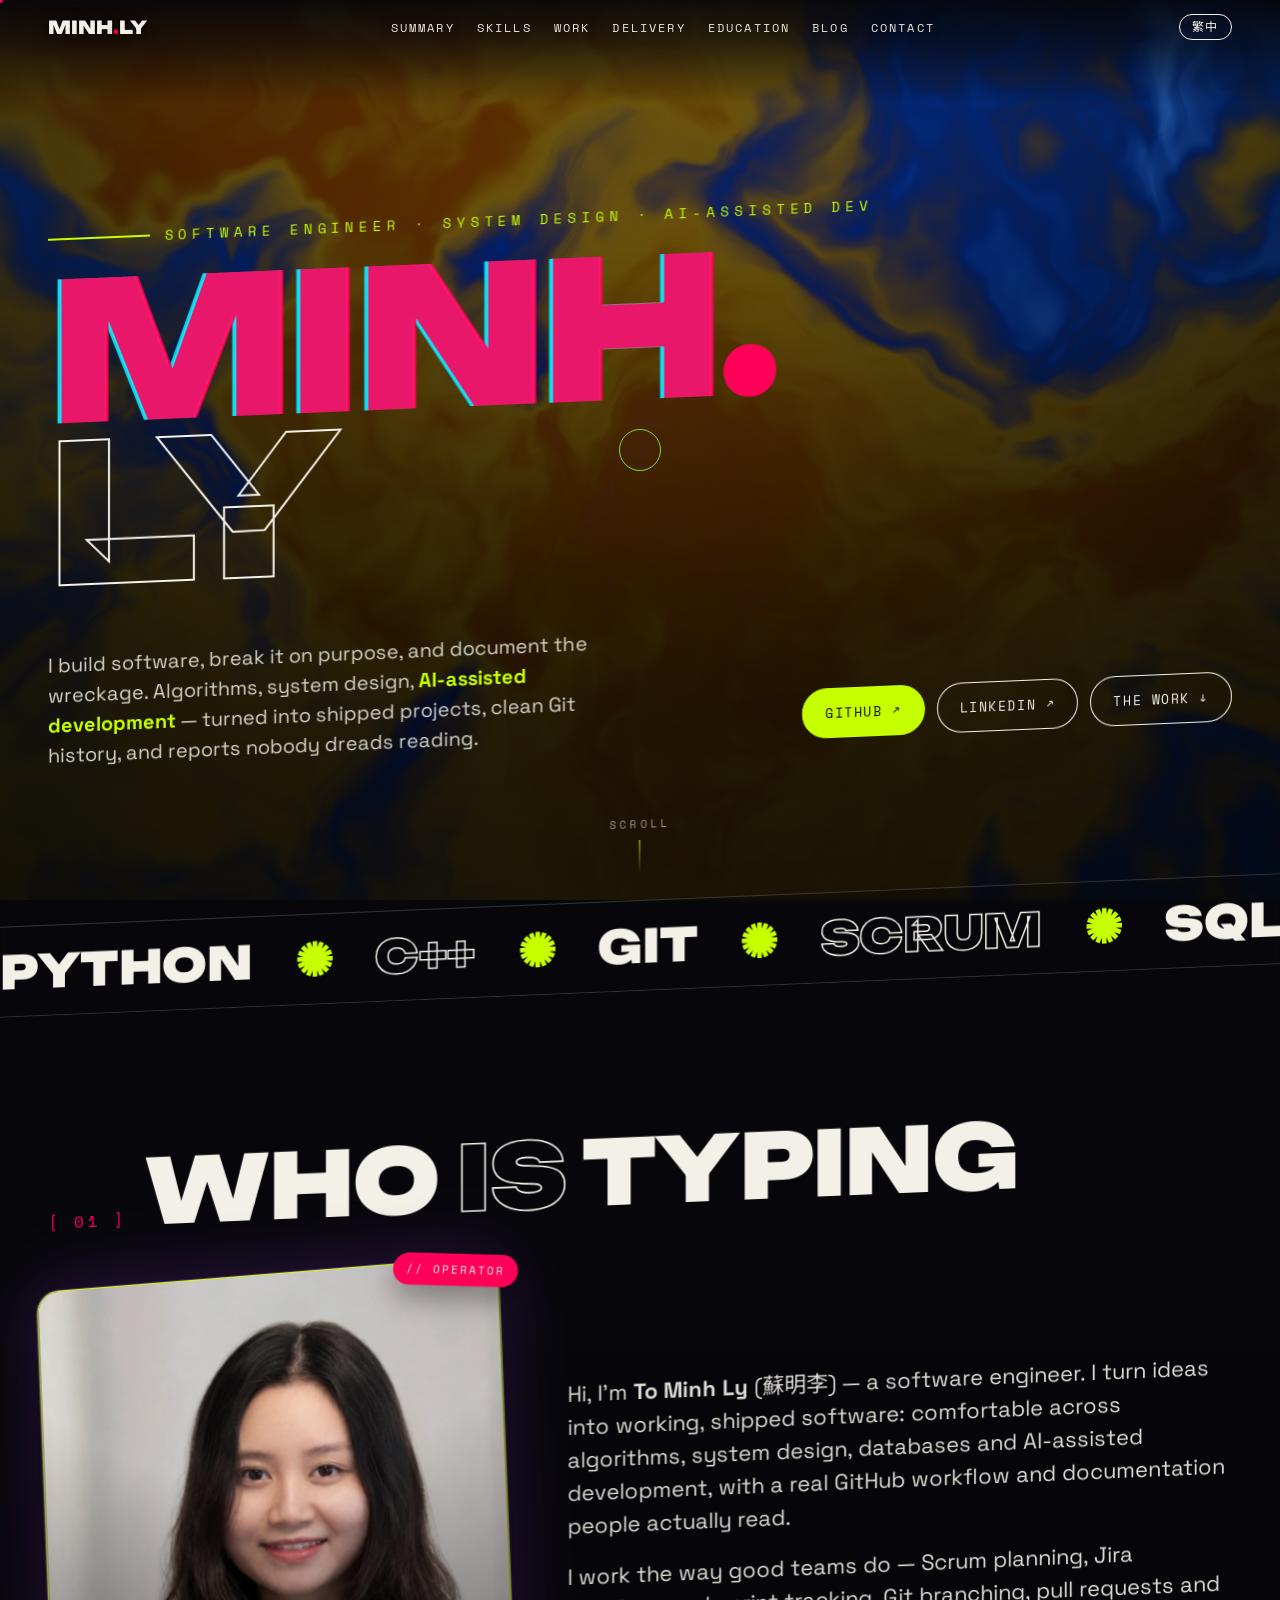
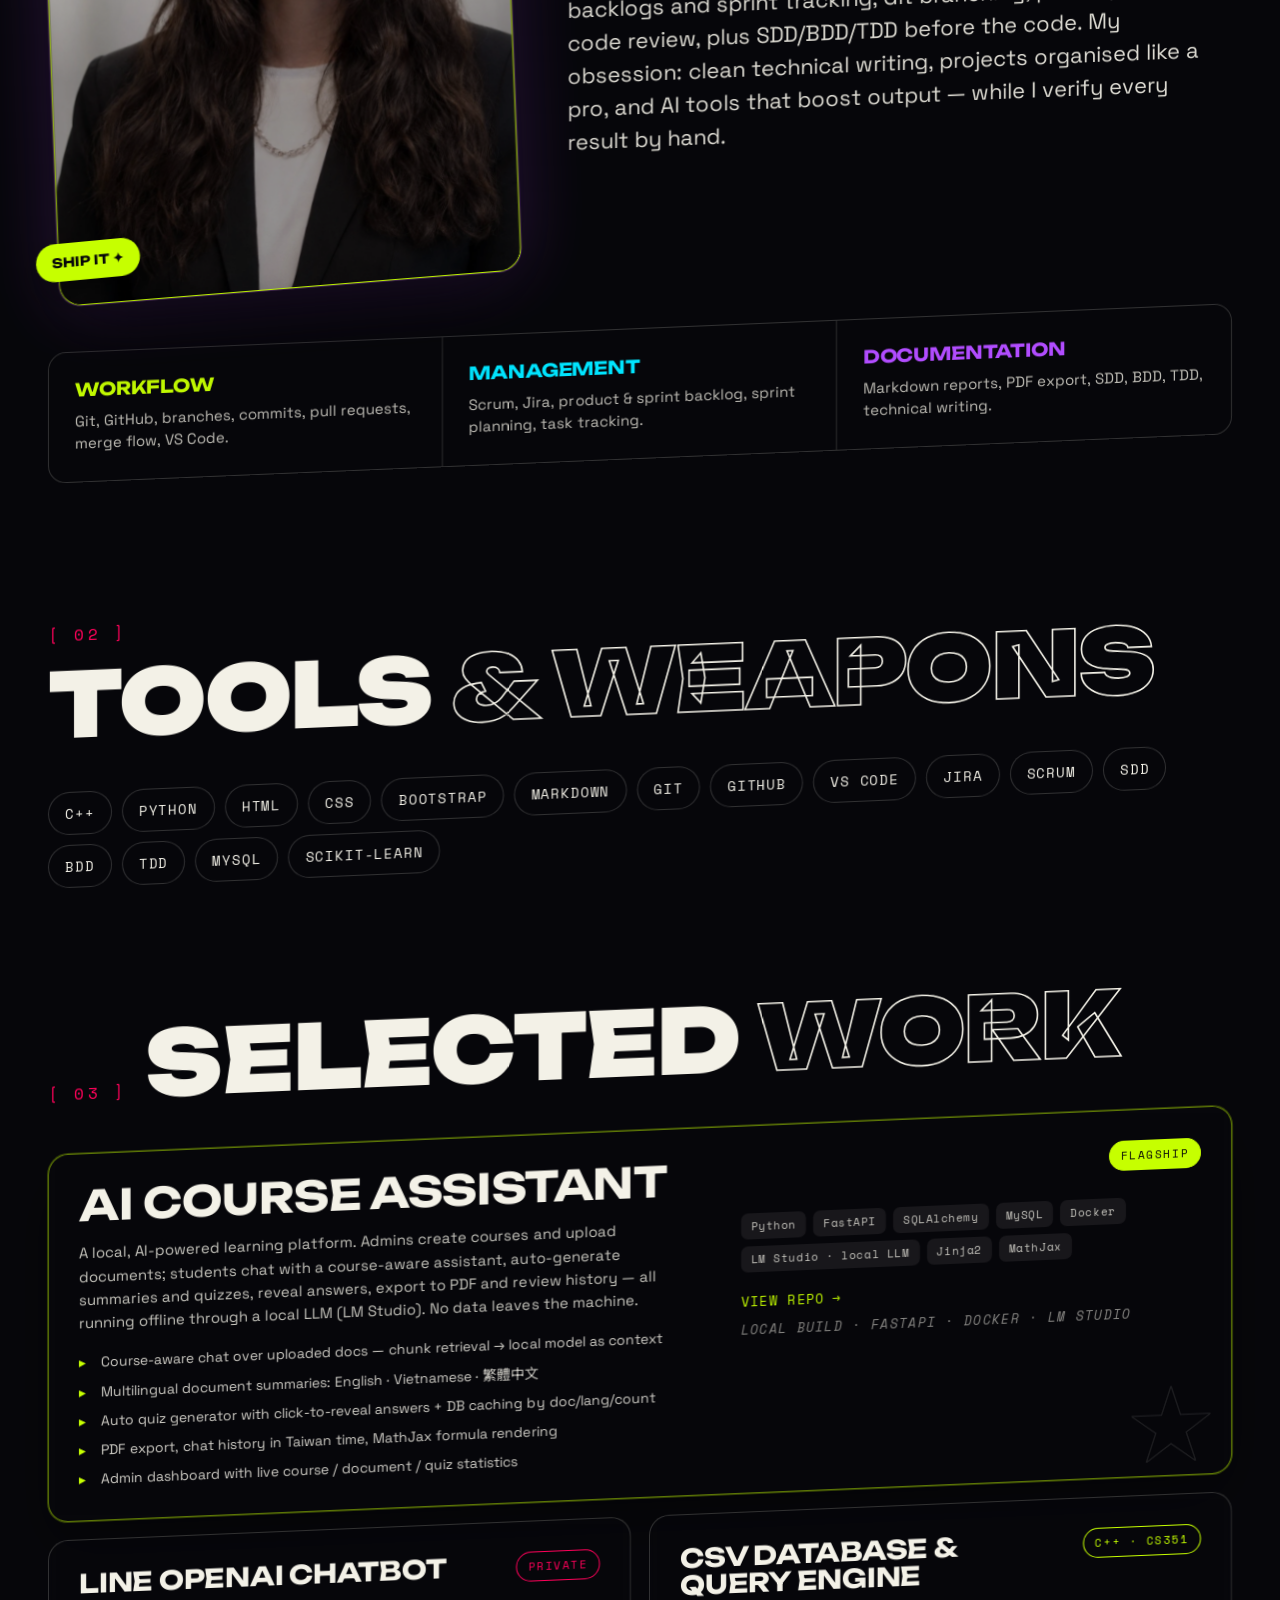
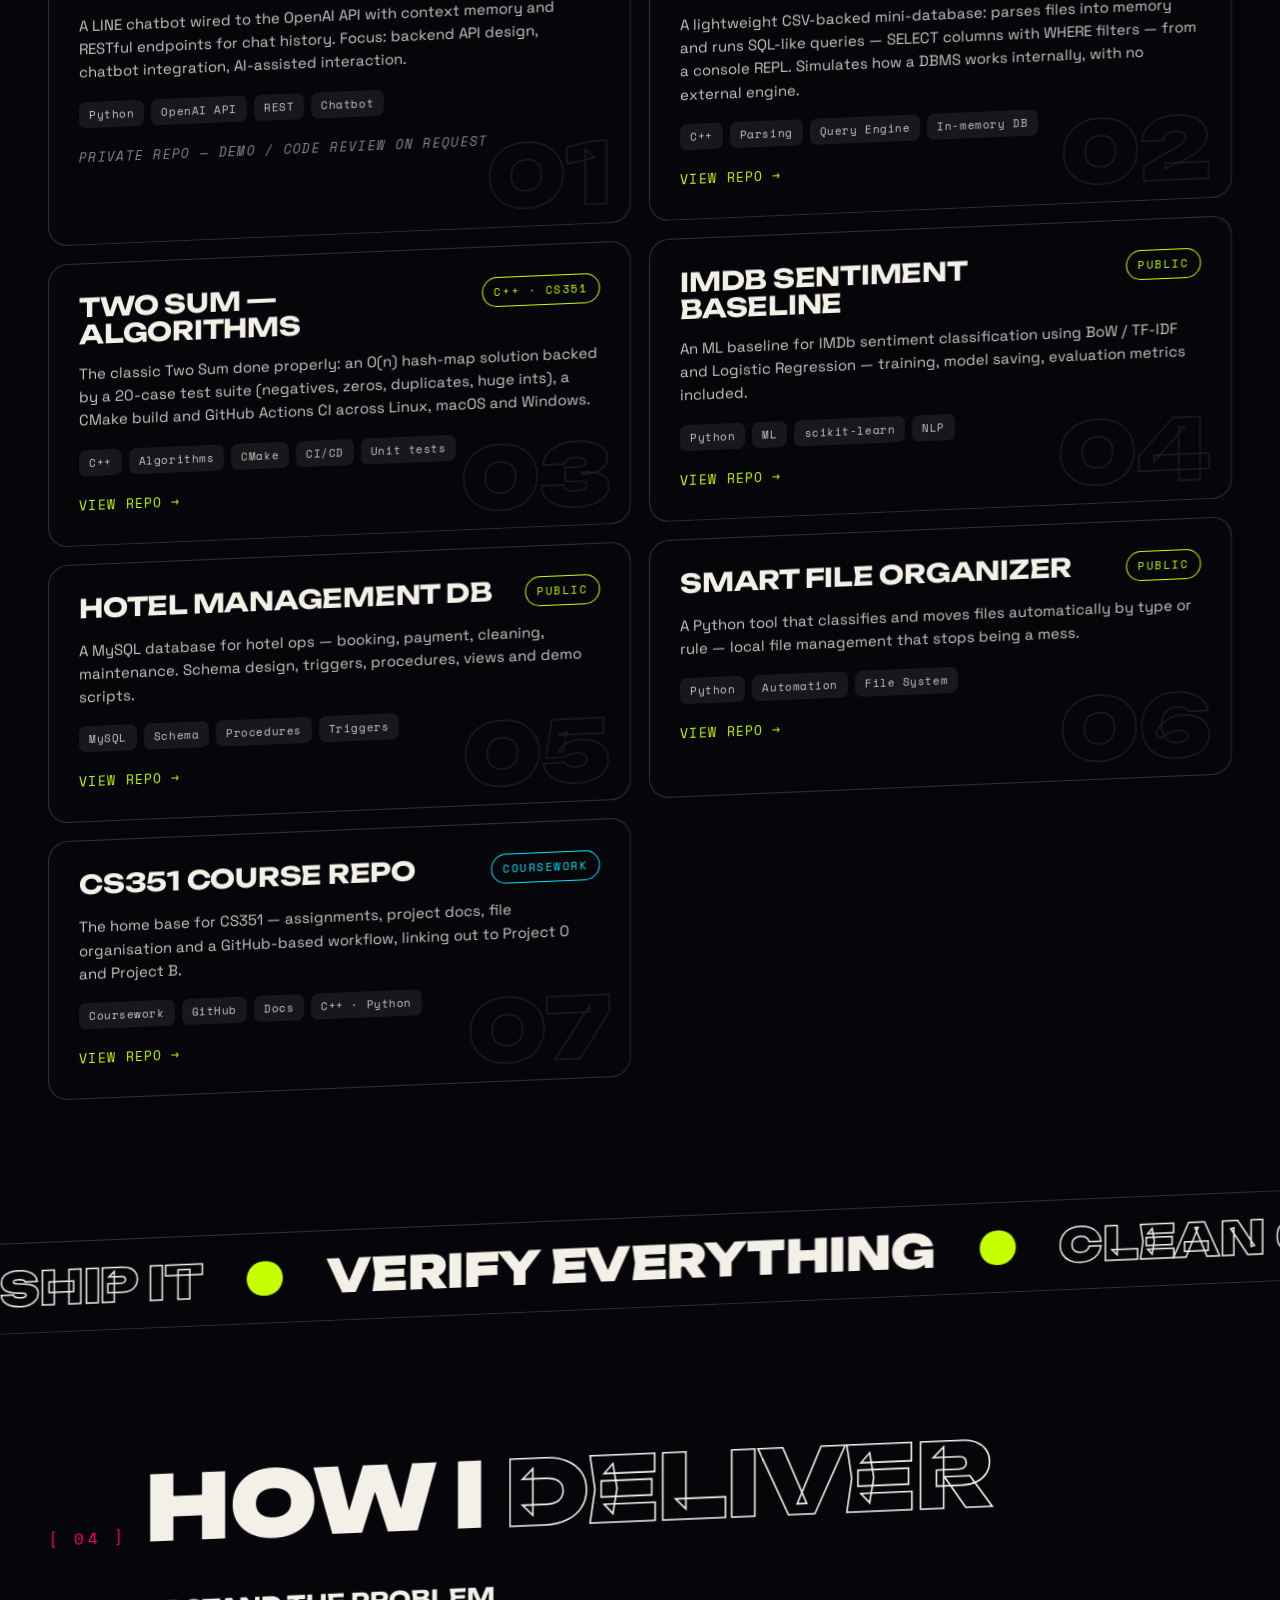
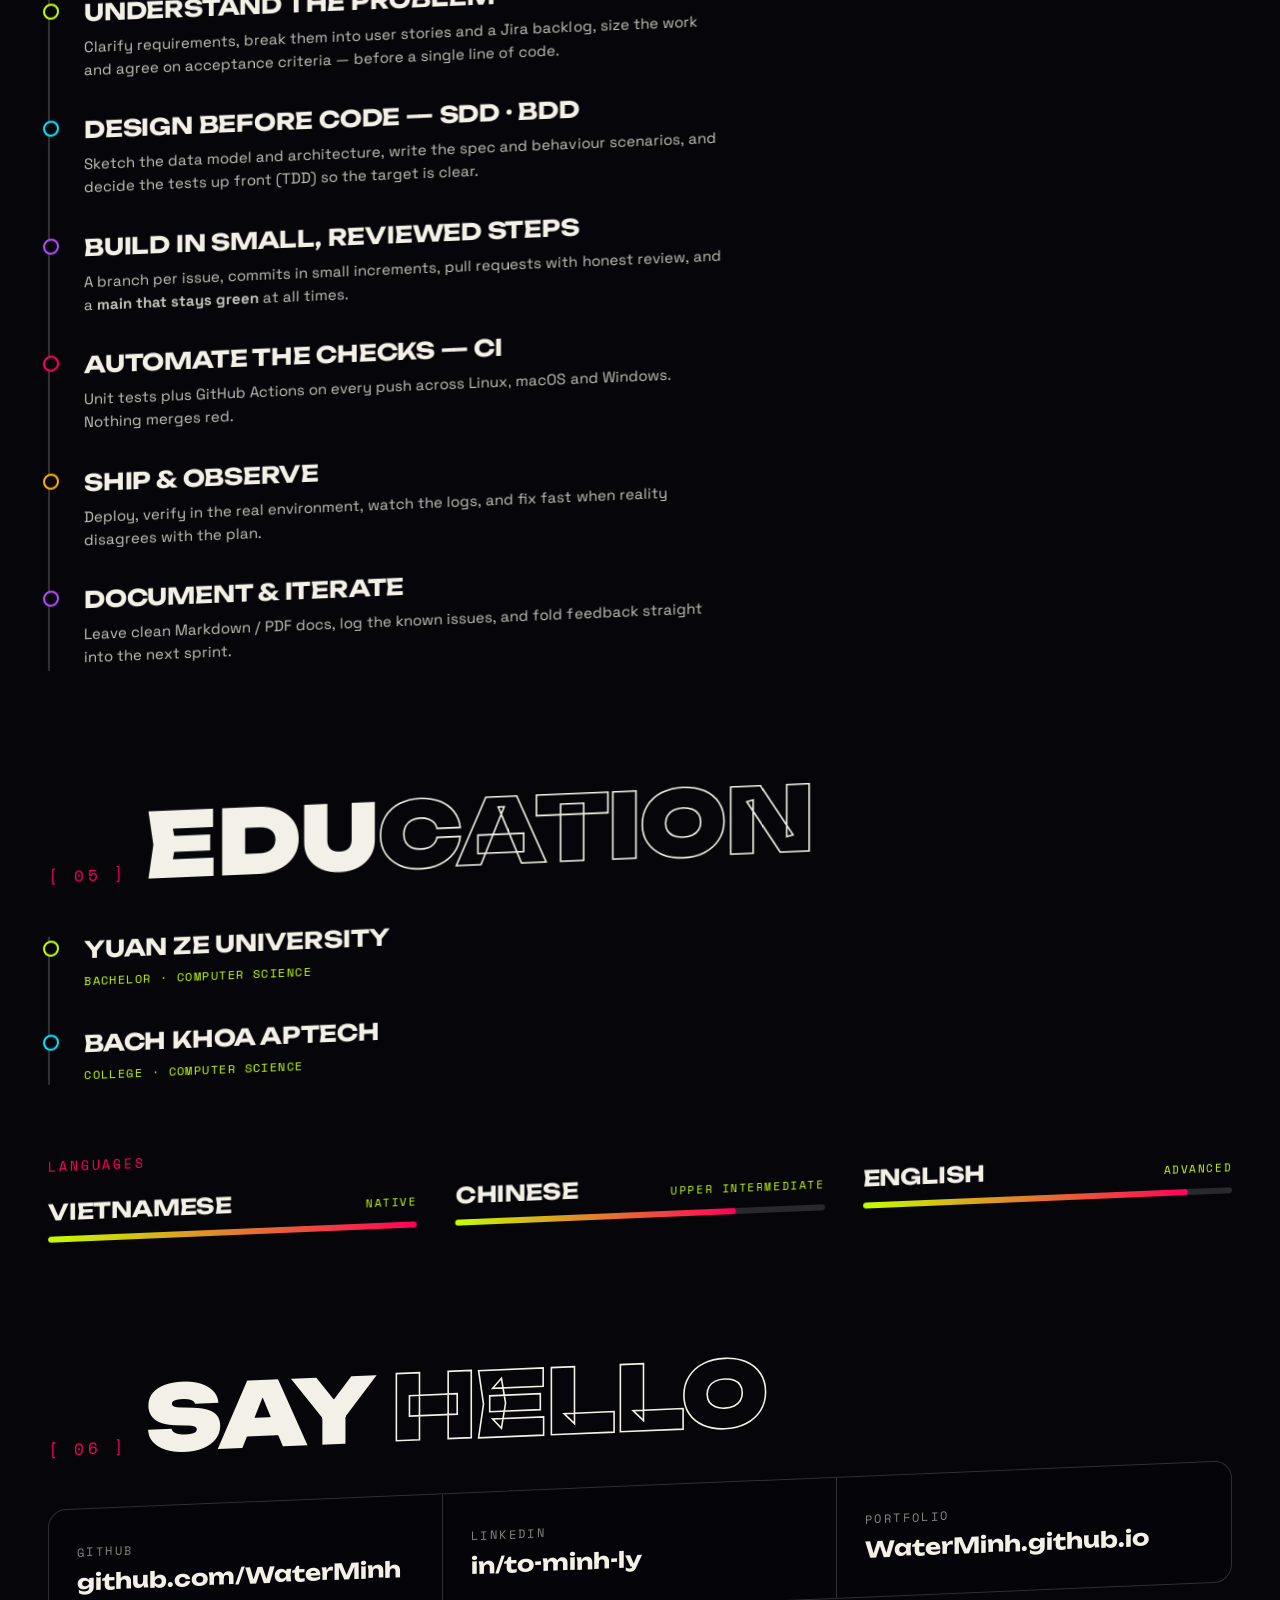
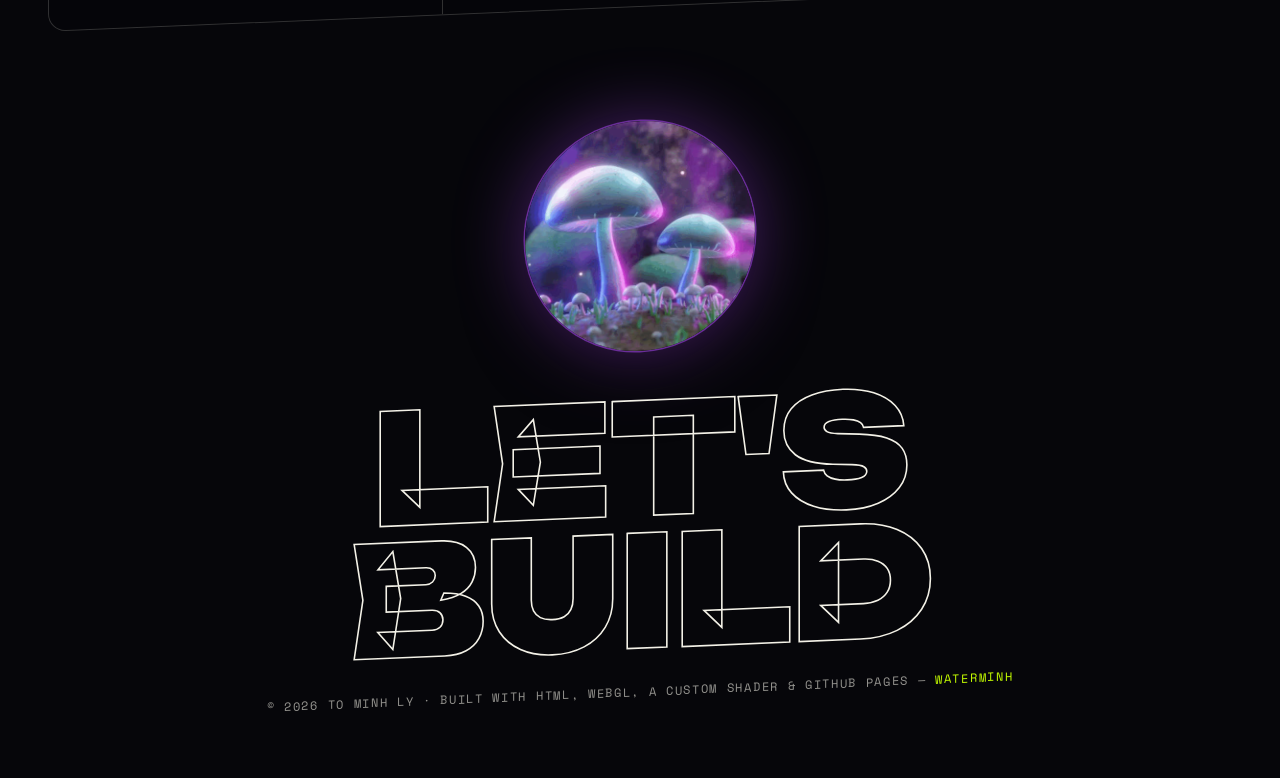
<file: index.html>
<!DOCTYPE html>
<html lang="en">
<head>
<meta charset="UTF-8" />
<meta name="viewport" content="width=device-width, initial-scale=1.0" />
<meta name="theme-color" content="#06060a" />
<title>MINH LY // software engineer / portfolio</title>
<meta name="description" content="To Minh Ly — Software Engineer. Algorithms, system design, databases and AI-assisted development, turned into shipped software. Psychedelic GitHub Pages portfolio." />

<!-- fonts (CDN, GitHub-Pages friendly) -->
<link rel="preconnect" href="https://fonts.googleapis.com" />
<link rel="preconnect" href="https://fonts.gstatic.com" crossorigin />
<link href="https://fonts.googleapis.com/css2?family=Unbounded:wght@300;500;700;900&family=Space+Grotesk:wght@400;500;700&family=Space+Mono:wght@400;700&display=swap" rel="stylesheet" />
<!-- Noto for Traditional Chinese glyphs -->
<link href="https://fonts.googleapis.com/css2?family=Noto+Sans+TC:wght@400;700;900&display=swap" rel="stylesheet" />

<link rel="stylesheet" href="styles.css" />
</head>

<body>

<!-- psychedelic engine -->
<canvas id="gl"></canvas>
<div class="scrim"></div>
<div class="grain"></div>

<!-- custom cursor -->
<div class="cur" id="cur"></div>
<div class="cur-dot" id="curDot"></div>

<!-- top bar -->
<header class="bar">
  <a class="brand" href="#top" data-hot>MINH<span style="color:var(--hot)">.</span>LY</a>
  <nav id="nav">
    <a href="#summary" data-hot data-i18n="nav.summary">Summary</a>
    <a href="#skills" data-hot data-i18n="nav.skills">Skills</a>
    <a href="#projects" data-hot data-i18n="nav.work">Work</a>
    <a href="#delivery" data-hot data-i18n="nav.delivery">Delivery</a>
    <a href="#education" data-hot data-i18n="nav.education">Education</a>
    <a href="blog.html" data-hot data-i18n="nav.blog">Blog</a>
    <a href="#contact" data-hot data-i18n="nav.contact">Contact</a>
  </nav>
  <div class="bar-tools">
    <button class="lang-btn" id="langBtn" data-hot aria-label="switch language">繁中</button>
    <button class="menu-btn" id="menuBtn" data-i18n="ui.menu" aria-label="menu">Menu</button>
  </div>
</header>

<!-- HERO -->
<section class="hero wrap" id="top">
  <div class="kicker" data-i18n="hero.kicker">Software Engineer · System Design · AI-assisted dev</div>
  <h1 class="giant">
    <span class="glitch" data-t="MINH">MINH</span><em>.</em><br/>
    <span class="l2">LY</span>
  </h1>

  <div class="hero-foot">
    <p class="lede" data-i18n="hero.lede">
      I build software, break it on purpose, and document the wreckage.
      Algorithms, system design, <b>AI-assisted development</b> — turned into
      shipped projects, clean Git history, and reports nobody dreads reading.
    </p>
    <div class="cta-row">
      <a class="btn solid" href="https://github.com/WaterMinh" target="_blank" rel="noopener" data-hot>GitHub ↗</a>
      <a class="btn ghost" href="https://www.linkedin.com/in/to-minh-ly-372a23399/" target="_blank" rel="noopener" data-hot>LinkedIn ↗</a>
      <a class="btn ghost" href="#projects" data-hot data-i18n="cta.work">The work ↓</a>
    </div>
  </div>

  <div class="scroll-hint"><span data-i18n="ui.scroll">scroll</span><span class="ln"></span></div>
</section>

<!-- MARQUEE -->
<div class="marq">
  <div class="track" aria-hidden="true">
    <span>PYTHON</span><span class="star">✺</span><span class="o">C++</span><span class="star">✺</span>
    <span>GIT</span><span class="star">✺</span><span class="o">SCRUM</span><span class="star">✺</span>
    <span>SQL</span><span class="star">✺</span><span class="o">MACHINE LEARNING</span><span class="star">✺</span>
    <span>PYTHON</span><span class="star">✺</span><span class="o">C++</span><span class="star">✺</span>
    <span>GIT</span><span class="star">✺</span><span class="o">SCRUM</span><span class="star">✺</span>
    <span>SQL</span><span class="star">✺</span><span class="o">MACHINE LEARNING</span><span class="star">✺</span>
  </div>
</div>

<!-- SUMMARY -->
<section class="wrap" id="summary">
  <div class="head reveal">
    <span class="no">[ 01 ]</span>
    <h2 data-i18n="head.summary">Who<span class="o"> is</span> typing</h2>
  </div>

  <div class="summary-grid">
    <figure class="portrait reveal tilt" data-hot>
      <span class="tagtop">// operator</span>
      <div class="frame">
        <img src="photo.webp" alt="To Minh Ly at the desk — wand in hand, Python in the air, mushrooms in bloom"
             width="1090" height="1456" loading="eager" decoding="async" />
      </div>
      <span class="badge">Ship it ✦</span>
    </figure>

    <div class="summary-copy">
      <p class="prose reveal" data-i18n="sum.p1">
        Hi, I’m <b>To Minh Ly</b> (蘇明李) — a software engineer. I turn ideas into working,
        shipped software: comfortable across algorithms, system design, databases and
        AI-assisted development, with a real GitHub workflow and documentation people
        actually read.
      </p>
      <p class="prose reveal" data-i18n="sum.p2">
        I work the way good teams do — Scrum planning, Jira backlogs and sprint
        tracking, Git branching, pull requests and code review, plus SDD/BDD/TDD
        before the code. My obsession: clean technical writing, projects organised
        like a pro, and AI tools that boost output — while I verify every result by hand.
      </p>
    </div>
  </div>

  <div class="tri reveal">
    <div class="cell">
      <h4 data-i18n="tri.workflow.h">Workflow</h4>
      <p data-i18n="tri.workflow.p">Git, GitHub, branches, commits, pull requests, merge flow, VS Code.</p>
    </div>
    <div class="cell">
      <h4 data-i18n="tri.mgmt.h">Management</h4>
      <p data-i18n="tri.mgmt.p">Scrum, Jira, product &amp; sprint backlog, sprint planning, task tracking.</p>
    </div>
    <div class="cell">
      <h4 data-i18n="tri.docs.h">Documentation</h4>
      <p data-i18n="tri.docs.p">Markdown reports, PDF export, SDD, BDD, TDD, technical writing.</p>
    </div>
  </div>
</section>

<!-- SKILLS -->
<section class="wrap" id="skills">
  <div class="head reveal">
    <span class="no">[ 02 ]</span>
    <h2 data-i18n="head.skills">Tools<span class="o"> & weapons</span></h2>
  </div>
  <div class="skills reveal">
    <span class="chip" data-hot>C++</span>
    <span class="chip" data-hot>Python</span>
    <span class="chip" data-hot>HTML</span>
    <span class="chip" data-hot>CSS</span>
    <span class="chip" data-hot>Bootstrap</span>
    <span class="chip" data-hot>Markdown</span>
    <span class="chip" data-hot>Git</span>
    <span class="chip" data-hot>GitHub</span>
    <span class="chip" data-hot>VS Code</span>
    <span class="chip" data-hot>Jira</span>
    <span class="chip" data-hot>Scrum</span>
    <span class="chip" data-hot>SDD</span>
    <span class="chip" data-hot>BDD</span>
    <span class="chip" data-hot>TDD</span>
    <span class="chip" data-hot>MySQL</span>
    <span class="chip" data-hot>scikit-learn</span>
  </div>
</section>

<!-- PROJECTS -->
<section class="wrap" id="projects">
  <div class="head reveal">
    <span class="no">[ 03 ]</span>
    <h2 data-i18n="head.projects">Selected<span class="o"> work</span></h2>
  </div>
  <div class="grid">

    <article class="card feature reveal tilt" data-hot>
      <div class="topline">
        <h3>AI Course Assistant</h3>
        <span class="status pub" data-i18n="st.flagship">Flagship</span>
      </div>
      <div class="feat-grid">
        <div>
          <p data-i18n="proj.ai.desc">A local, AI-powered learning platform. Admins create courses and upload
             documents; students chat with a course-aware assistant, auto-generate
             summaries and quizzes, reveal answers, export to PDF and review history —
             all running offline through a local LLM (LM Studio). No data leaves the machine.</p>
          <ul class="feat-list">
            <li data-i18n="proj.ai.f1">Course-aware chat over uploaded docs — chunk retrieval → local model as context</li>
            <li data-i18n="proj.ai.f2">Multilingual document summaries: English · Vietnamese · 繁體中文</li>
            <li data-i18n="proj.ai.f3">Auto quiz generator with click-to-reveal answers + DB caching by doc/lang/count</li>
            <li data-i18n="proj.ai.f4">PDF export, chat history in Taiwan time, MathJax formula rendering</li>
            <li data-i18n="proj.ai.f5">Admin dashboard with live course / document / quiz statistics</li>
          </ul>
        </div>
        <div>
          <div class="tags">
            <span>Python</span><span>FastAPI</span><span>SQLAlchemy</span><span>MySQL</span>
            <span>Docker</span><span>LM Studio · local LLM</span><span>Jinja2</span><span>MathJax</span>
          </div>
          <a class="go" href="https://github.com/WaterMinh/ai-course-assistant" target="_blank" rel="noopener" data-hot data-i18n="proj.viewrepo">View repo <span class="arr">→</span></a>
          <span class="go muted" style="display:block;margin-top:8px" data-i18n="proj.ai.note">Local build · FastAPI · Docker · LM Studio</span>
        </div>
      </div>
      <span class="idx">★</span>
    </article>

    <article class="card reveal tilt" data-hot>
      <div class="topline">
        <h3>LINE OpenAI Chatbot</h3>
        <span class="status priv" data-i18n="st.private">Private</span>
      </div>
      <p data-i18n="proj.line.desc">A LINE chatbot wired to the OpenAI API with context memory and RESTful
         endpoints for chat history. Focus: backend API design, chatbot integration,
         AI-assisted interaction.</p>
      <div class="tags"><span>Python</span><span>OpenAI API</span><span>REST</span><span>Chatbot</span></div>
      <span class="go muted" data-i18n="proj.line.note">Private repo — demo / code review on request</span>
      <span class="idx">01</span>
    </article>

    <article class="card reveal tilt" data-hot>
      <div class="topline">
        <h3>CSV Database &amp; Query Engine</h3>
        <span class="status pub">C++ · CS351</span>
      </div>
      <p data-i18n="proj.csv.desc">A lightweight CSV-backed mini-database: parses files into memory and runs
         SQL-like queries — SELECT columns with WHERE filters — from a console REPL.
         Simulates how a DBMS works internally, with no external engine.</p>
      <div class="tags"><span>C++</span><span>Parsing</span><span>Query Engine</span><span>In-memory DB</span></div>
      <a class="go" href="https://github.com/WaterMinh/11402_CS351_ProjectB" target="_blank" rel="noopener" data-hot data-i18n="proj.viewrepo">View repo <span class="arr">→</span></a>
      <span class="idx">02</span>
    </article>

    <article class="card reveal tilt" data-hot>
      <div class="topline">
        <h3>Two Sum — Algorithms</h3>
        <span class="status pub">C++ · CS351</span>
      </div>
      <p data-i18n="proj.two.desc">The classic Two Sum done properly: an O(n) hash-map solution backed by a
         20-case test suite (negatives, zeros, duplicates, huge ints), a CMake build
         and GitHub Actions CI across Linux, macOS and Windows.</p>
      <div class="tags"><span>C++</span><span>Algorithms</span><span>CMake</span><span>CI/CD</span><span>Unit tests</span></div>
      <a class="go" href="https://github.com/WaterMinh/11402_CS351_Project0" target="_blank" rel="noopener" data-hot data-i18n="proj.viewrepo">View repo <span class="arr">→</span></a>
      <span class="idx">03</span>
    </article>

    <article class="card reveal tilt" data-hot>
      <div class="topline">
        <h3>IMDb Sentiment Baseline</h3>
        <span class="status pub" data-i18n="st.public">Public</span>
      </div>
      <p data-i18n="proj.imdb.desc">An ML baseline for IMDb sentiment classification using BoW / TF-IDF and
         Logistic Regression — training, model saving, evaluation metrics included.</p>
      <div class="tags"><span>Python</span><span>ML</span><span>scikit-learn</span><span>NLP</span></div>
      <a class="go" href="https://github.com/WaterMinh/ds-imdb-sentiment-baseline" target="_blank" rel="noopener" data-hot data-i18n="proj.viewrepo">View repo <span class="arr">→</span></a>
      <span class="idx">04</span>
    </article>

    <article class="card reveal tilt" data-hot>
      <div class="topline">
        <h3>Hotel Management DB</h3>
        <span class="status pub" data-i18n="st.public">Public</span>
      </div>
      <p data-i18n="proj.hotel.desc">A MySQL database for hotel ops — booking, payment, cleaning, maintenance.
         Schema design, triggers, procedures, views and demo scripts.</p>
      <div class="tags"><span>MySQL</span><span>Schema</span><span>Procedures</span><span>Triggers</span></div>
      <a class="go" href="https://github.com/WaterMinh/hotel-management-database" target="_blank" rel="noopener" data-hot data-i18n="proj.viewrepo">View repo <span class="arr">→</span></a>
      <span class="idx">05</span>
    </article>

    <article class="card reveal tilt" data-hot>
      <div class="topline">
        <h3>Smart File Organizer</h3>
        <span class="status pub" data-i18n="st.public">Public</span>
      </div>
      <p data-i18n="proj.sfo.desc">A Python tool that classifies and moves files automatically by type or
         rule — local file management that stops being a mess.</p>
      <div class="tags"><span>Python</span><span>Automation</span><span>File System</span></div>
      <a class="go" href="https://github.com/WaterMinh/smart-file-organizer" target="_blank" rel="noopener" data-hot data-i18n="proj.viewrepo">View repo <span class="arr">→</span></a>
      <span class="idx">06</span>
    </article>

    <article class="card reveal tilt" data-hot>
      <div class="topline">
        <h3>CS351 Course Repo</h3>
        <span class="status cw" data-i18n="st.coursework">Coursework</span>
      </div>
      <p data-i18n="proj.cs351.desc">The home base for CS351 — assignments, project docs, file organisation and
         a GitHub-based workflow, linking out to Project 0 and Project B.</p>
      <div class="tags"><span>Coursework</span><span>GitHub</span><span>Docs</span><span>C++ · Python</span></div>
      <a class="go" href="https://github.com/WaterMinh/11402_CS351" target="_blank" rel="noopener" data-hot data-i18n="proj.viewrepo">View repo <span class="arr">→</span></a>
      <span class="idx">07</span>
    </article>

  </div>
</section>

<!-- SECOND MARQUEE -->
<div class="marq rev" style="margin-top:clamp(70px,11vw,140px)">
  <div class="track" aria-hidden="true">
    <span class="o">SHIP IT</span><span class="star">●</span><span>VERIFY EVERYTHING</span><span class="star">●</span>
    <span class="o">CLEAN GIT HISTORY</span><span class="star">●</span><span>DOCUMENT THE WRECKAGE</span><span class="star">●</span>
    <span class="o">SHIP IT</span><span class="star">●</span><span>VERIFY EVERYTHING</span><span class="star">●</span>
    <span class="o">CLEAN GIT HISTORY</span><span class="star">●</span><span>DOCUMENT THE WRECKAGE</span><span class="star">●</span>
  </div>
</div>

<!-- DELIVERY / PROCESS -->
<section class="wrap" id="delivery">
  <div class="head reveal">
    <span class="no">[ 04 ]</span>
    <h2 data-i18n="head.delivery">How I<span class="o"> deliver</span></h2>
  </div>
  <div class="time">
    <div class="tnode reveal">
      <h4 data-i18n="del.1.h">Understand the problem</h4>
      <p data-i18n="del.1.p">Clarify requirements, break them into user stories and a Jira backlog, size the
         work and agree on acceptance criteria — before a single line of code.</p>
    </div>
    <div class="tnode reveal">
      <h4 data-i18n="del.2.h">Design before code — SDD · BDD</h4>
      <p data-i18n="del.2.p">Sketch the data model and architecture, write the spec and behaviour scenarios,
         and decide the tests up front (TDD) so the target is clear.</p>
    </div>
    <div class="tnode reveal">
      <h4 data-i18n="del.3.h">Build in small, reviewed steps</h4>
      <p data-i18n="del.3.p">A branch per issue, commits in small increments, pull requests with honest
         review, and a <b>main that stays green</b> at all times.</p>
    </div>
    <div class="tnode reveal">
      <h4 data-i18n="del.4.h">Automate the checks — CI</h4>
      <p data-i18n="del.4.p">Unit tests plus GitHub Actions on every push across Linux, macOS and Windows.
         Nothing merges red.</p>
    </div>
    <div class="tnode reveal">
      <h4 data-i18n="del.5.h">Ship &amp; observe</h4>
      <p data-i18n="del.5.p">Deploy, verify in the real environment, watch the logs, and fix fast when
         reality disagrees with the plan.</p>
    </div>
    <div class="tnode reveal">
      <h4 data-i18n="del.6.h">Document &amp; iterate</h4>
      <p data-i18n="del.6.p">Leave clean Markdown / PDF docs, log the known issues, and fold feedback
         straight into the next sprint.</p>
    </div>
  </div>
</section>

<!-- EDUCATION -->
<section class="wrap" id="education">
  <div class="head reveal">
    <span class="no">[ 05 ]</span>
    <h2 data-i18n="head.education">Edu<span class="o">cation</span></h2>
  </div>
  <div class="time">
    <div class="tnode reveal">
      <h4 data-i18n="edu.1.h">Yuan Ze University</h4>
      <div class="meta" data-i18n="edu.1.meta">Bachelor · Computer Science</div>
    </div>
    <div class="tnode reveal">
      <h4 data-i18n="edu.2.h">Bach Khoa Aptech</h4>
      <div class="meta" data-i18n="edu.2.meta">College · Computer Science</div>
    </div>
  </div>

  <div class="langs reveal">
    <div class="sublabel" data-i18n="lang.label">Languages</div>
    <div class="langbars">
      <div class="langbar">
        <div class="lt"><span class="ln" data-i18n="l.vi.name">Vietnamese</span><span class="lv" data-i18n="l.vi.lvl">Native</span></div>
        <div class="lmeter"><i style="--p:100%"></i></div>
      </div>
      <div class="langbar">
        <div class="lt"><span class="ln" data-i18n="l.zh.name">Chinese</span><span class="lv" data-i18n="l.zh.lvl">Upper Intermediate</span></div>
        <div class="lmeter"><i style="--p:76%"></i></div>
      </div>
      <div class="langbar">
        <div class="lt"><span class="ln" data-i18n="l.en.name">English</span><span class="lv" data-i18n="l.en.lvl">Advanced</span></div>
        <div class="lmeter"><i style="--p:88%"></i></div>
      </div>
    </div>
  </div>
</section>

<!-- CONTACT -->
<section class="wrap" id="contact">
  <div class="head reveal">
    <span class="no">[ 06 ]</span>
    <h2 data-i18n="head.contact">Say<span class="o"> hello</span></h2>
  </div>
  <div class="contact reveal">
    <a href="https://github.com/WaterMinh" target="_blank" rel="noopener" data-hot>
      <span class="k">GitHub</span><span class="v">github.com/WaterMinh</span>
    </a>
    <a href="https://www.linkedin.com/in/to-minh-ly-372a23399/" target="_blank" rel="noopener" data-hot>
      <span class="k">LinkedIn</span><span class="v">in/to-minh-ly</span>
    </a>
    <a href="https://WaterMinh.github.io" target="_blank" rel="noopener" data-hot>
      <span class="k" data-i18n="contact.portfolio">Portfolio</span><span class="v">WaterMinh.github.io</span>
    </a>
  </div>
</section>

<!-- FOOTER -->
<footer class="foot wrap">
  <video class="mushroom reveal" autoplay loop muted playsinline preload="metadata"
         poster="mushroom_poster.jpg" data-hot aria-hidden="true">
    <source src="mushroom.mp4" type="video/mp4" />
  </video>
  <div class="big reveal" data-i18n="foot.big">LET'S<br/>BUILD</div>
  <p class="meta" data-i18n="foot.meta">© 2026 To Minh Ly · Built with HTML, WebGL, a custom shader &amp; GitHub Pages — <a href="https://github.com/WaterMinh" target="_blank" rel="noopener" data-hot>WaterMinh</a></p>
</footer>

<script src="app.js"></script>
</body>
</html>
</file>
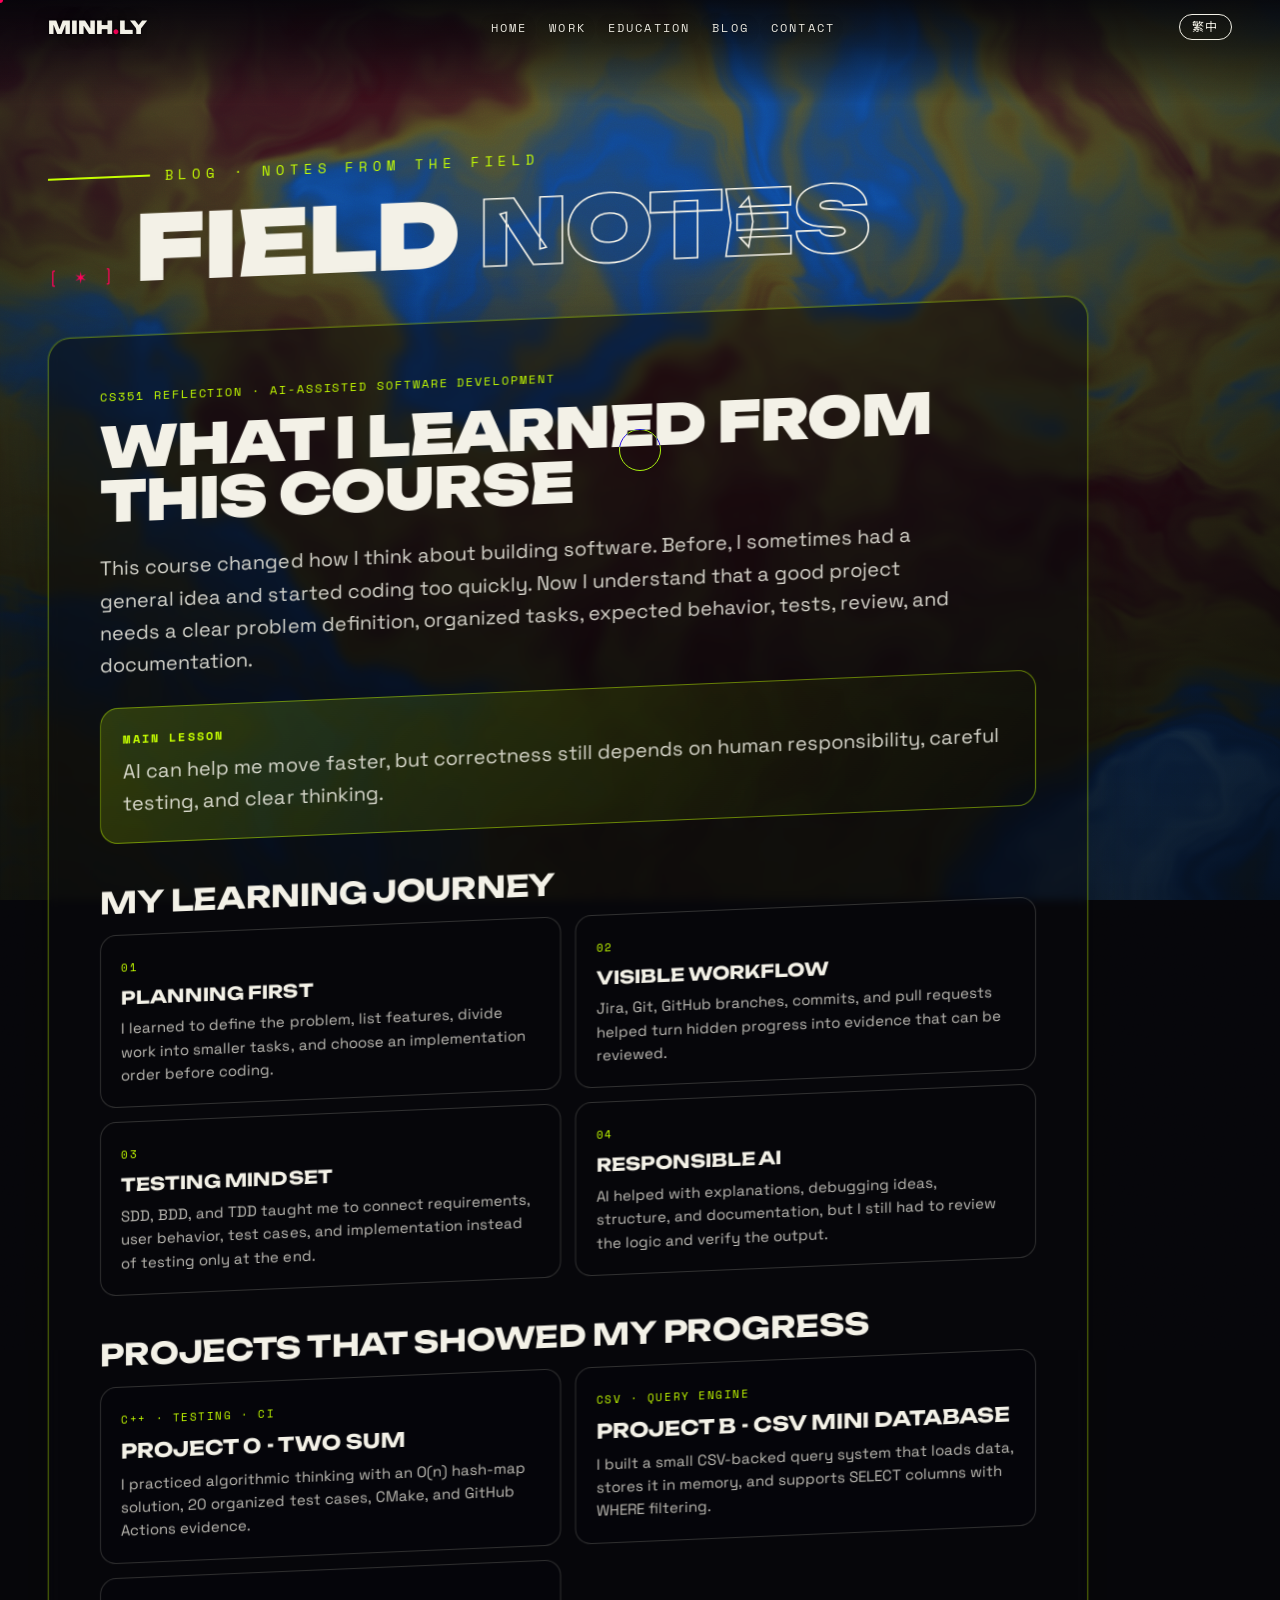
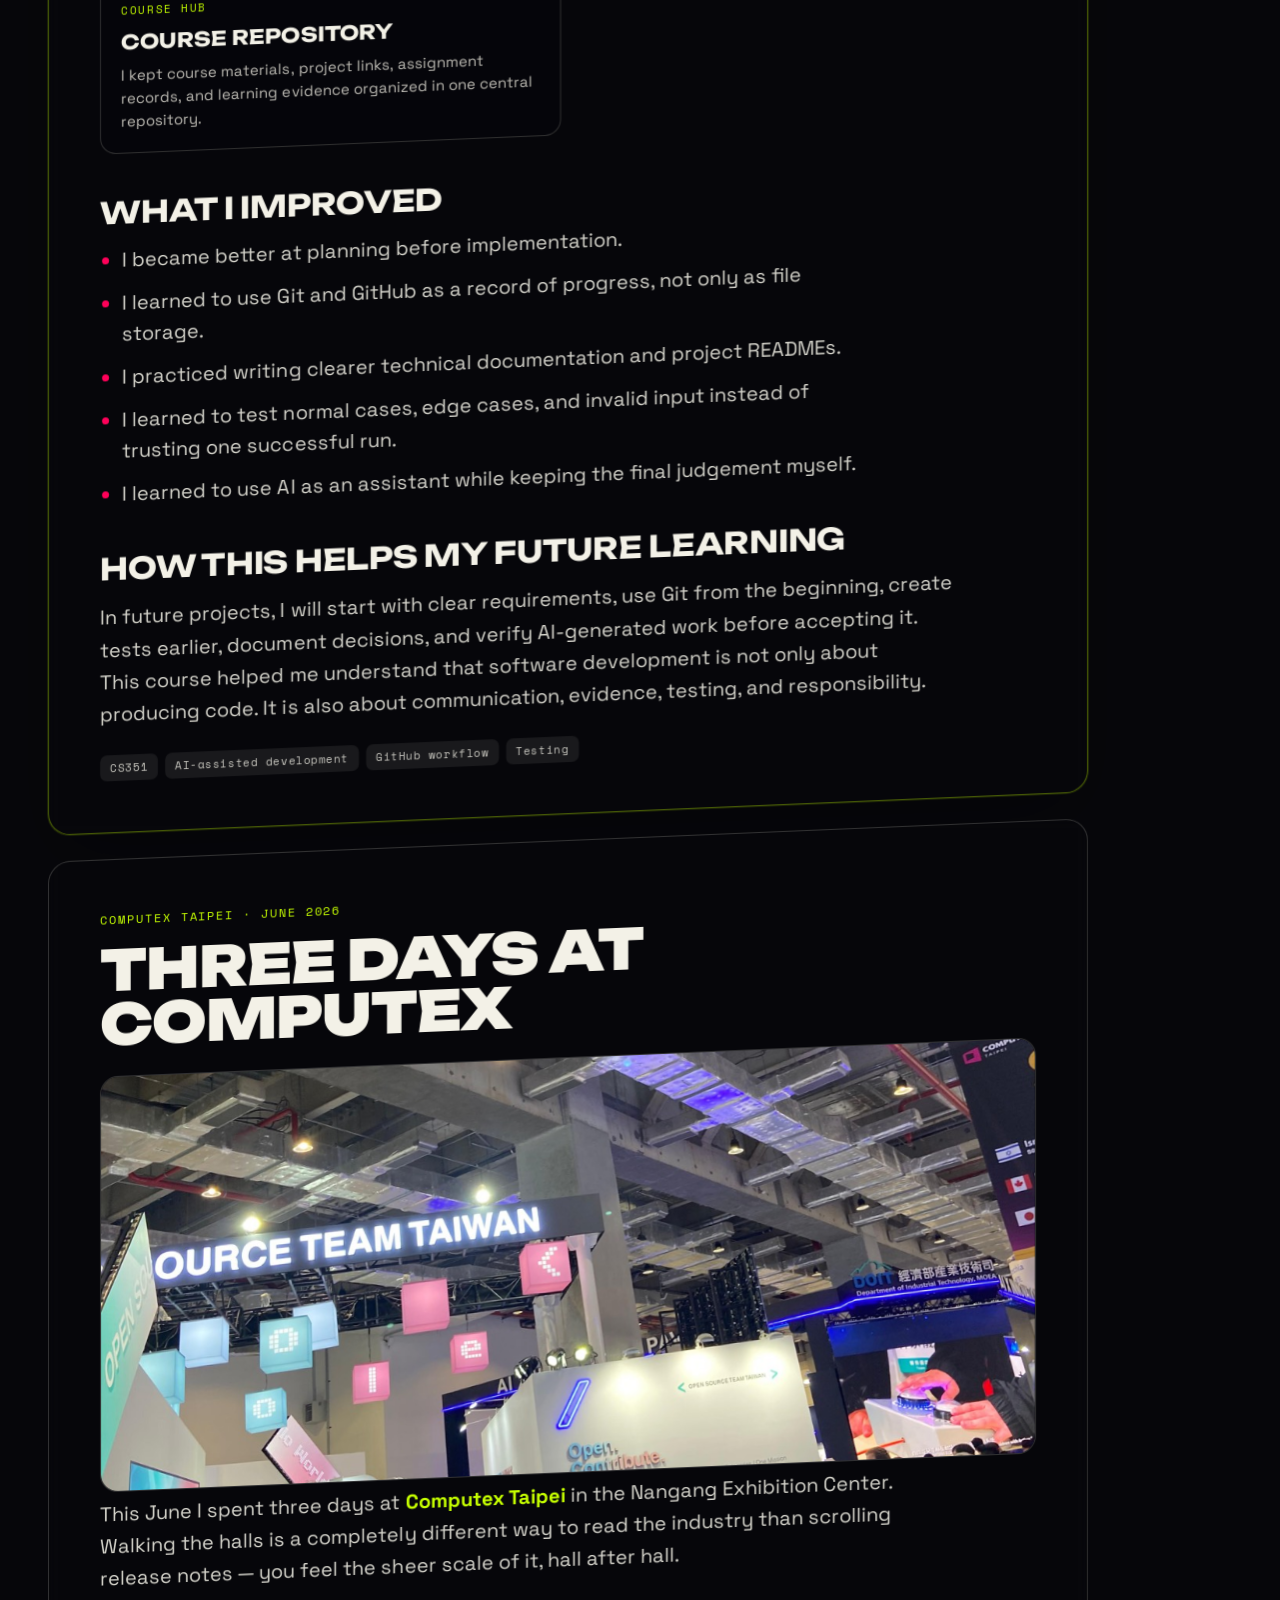
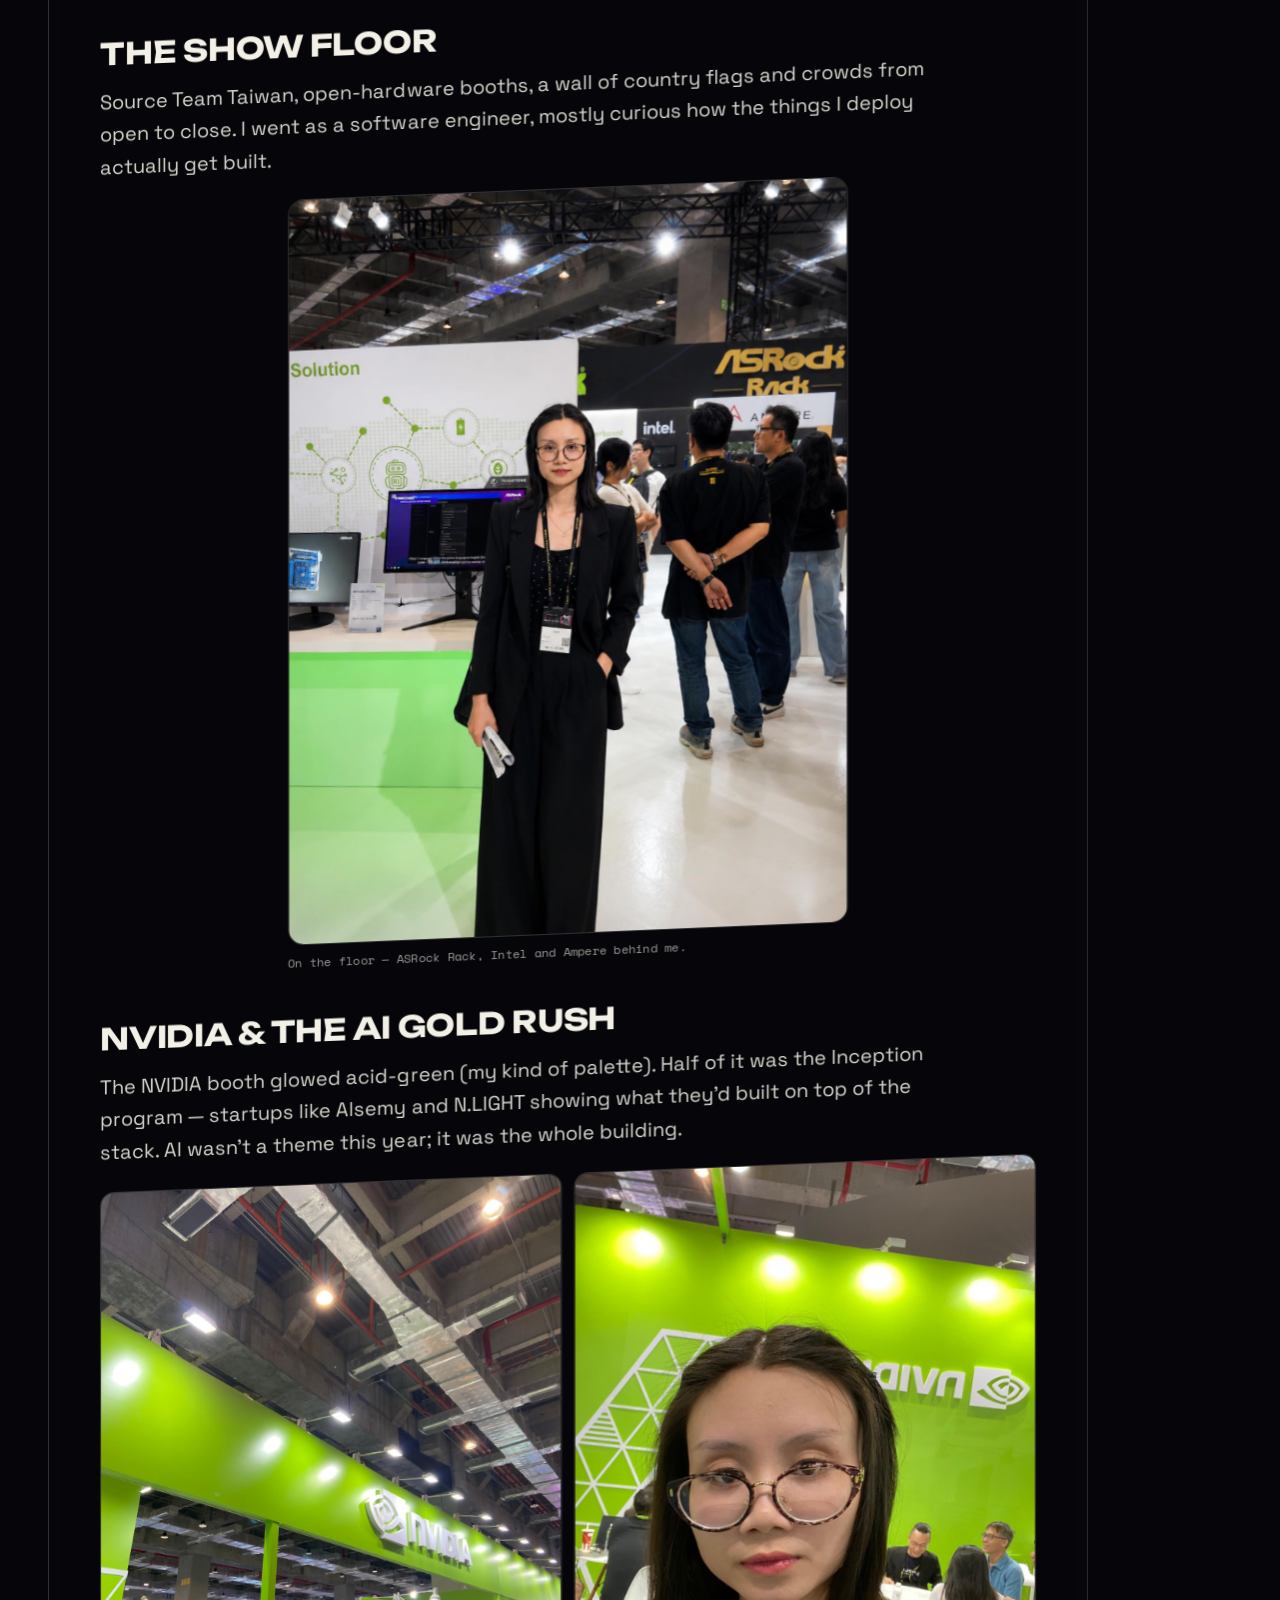
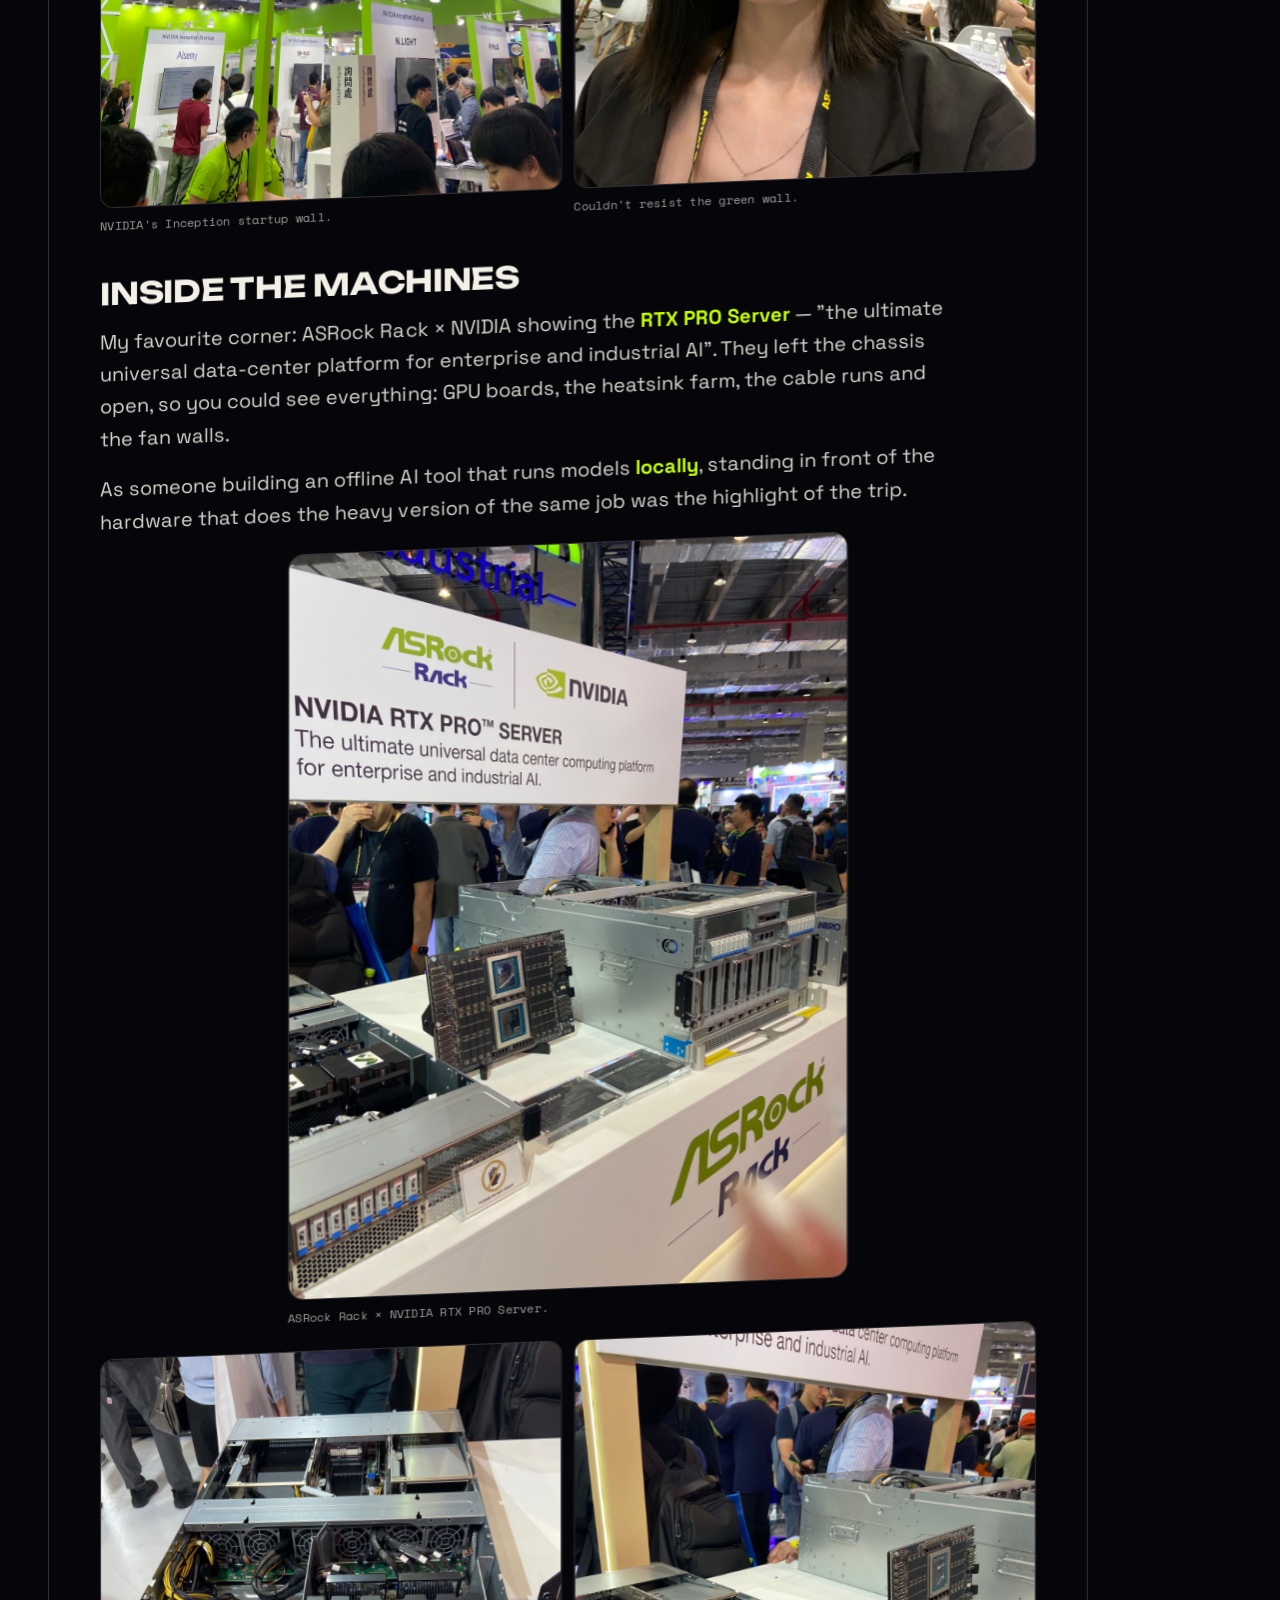
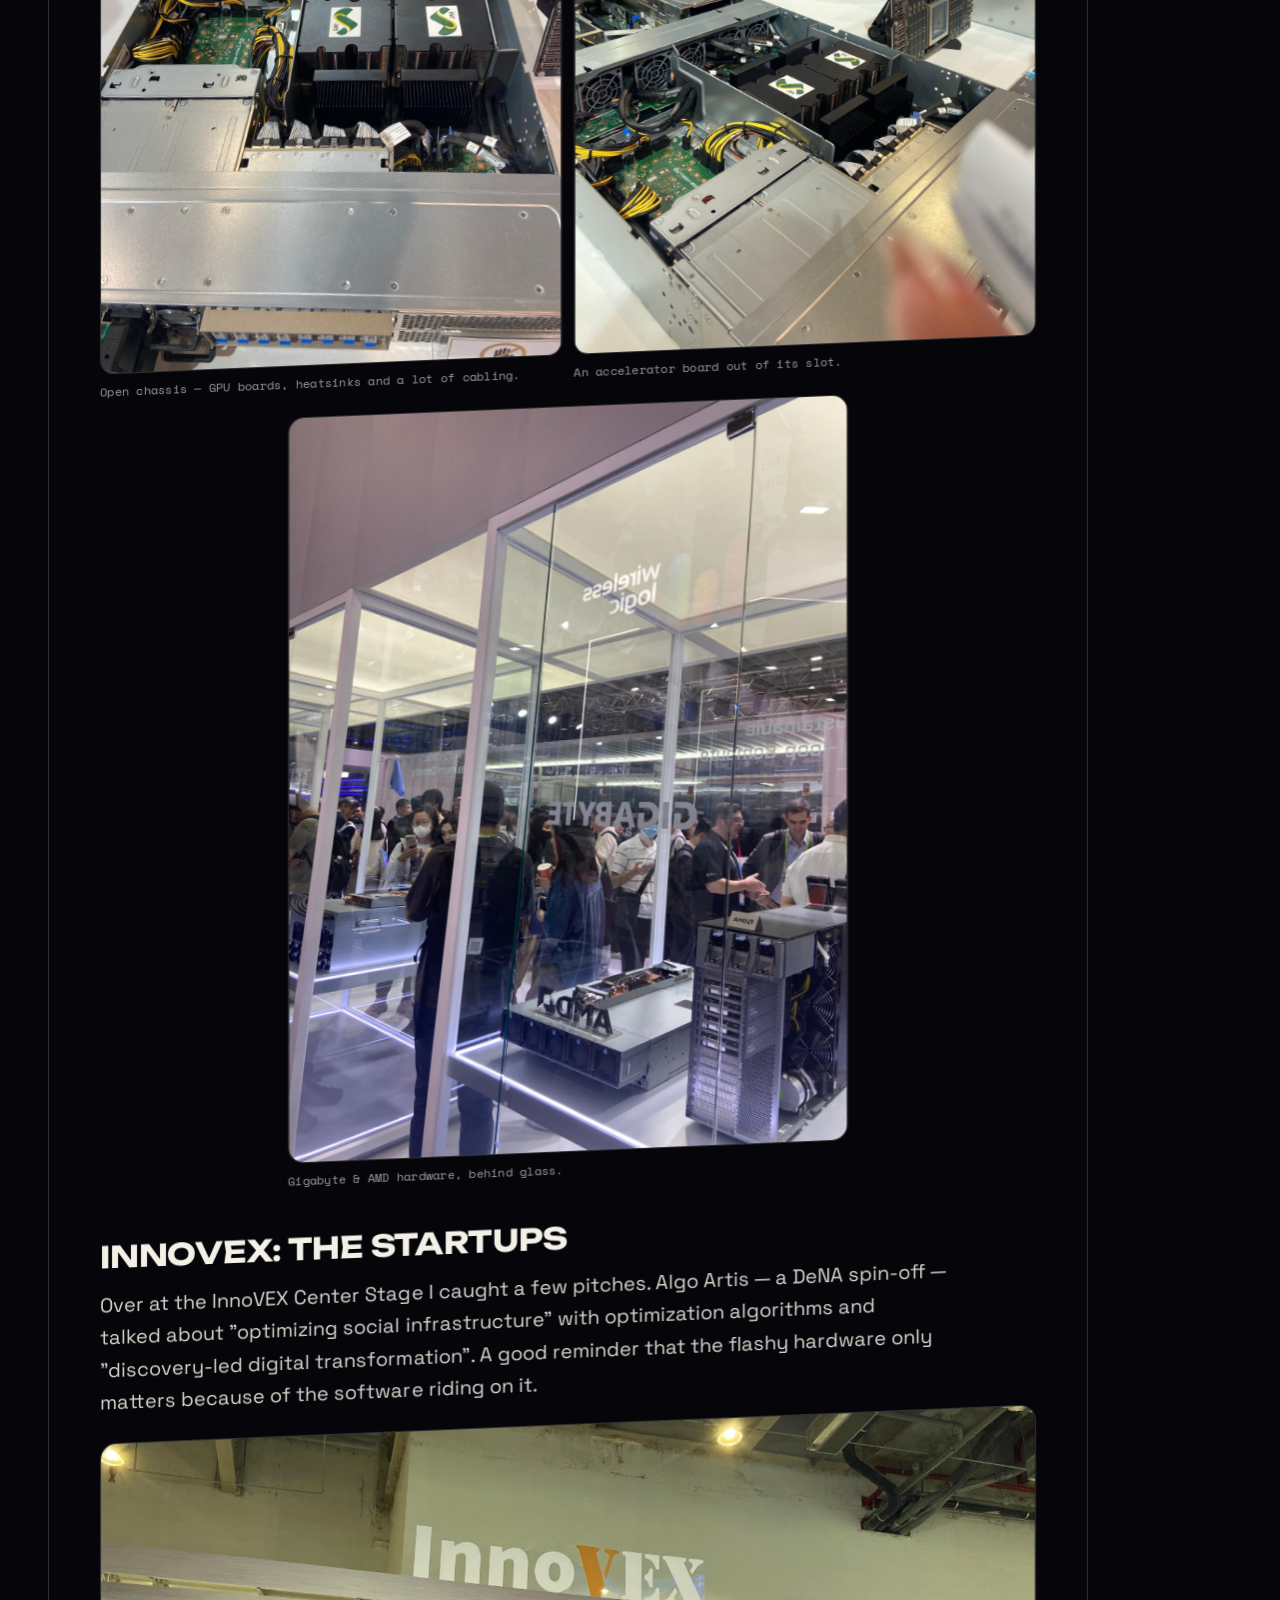
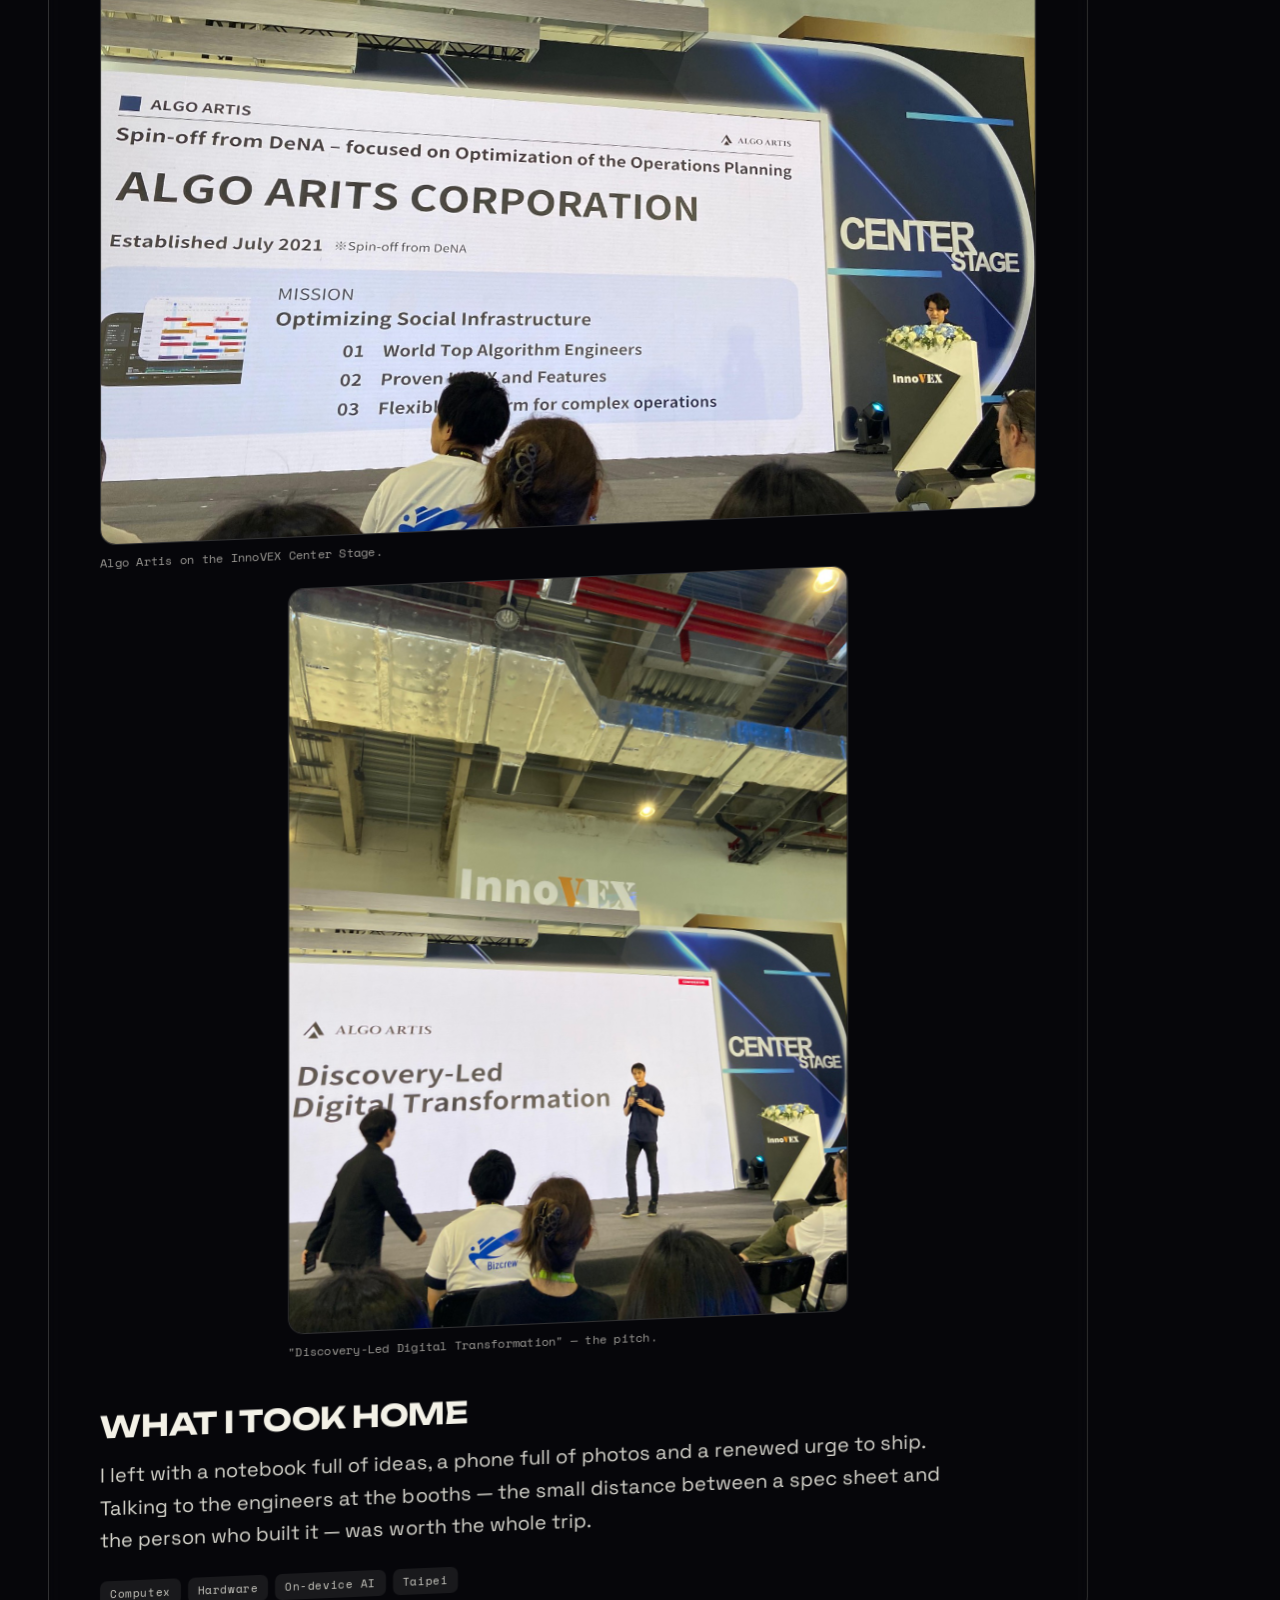
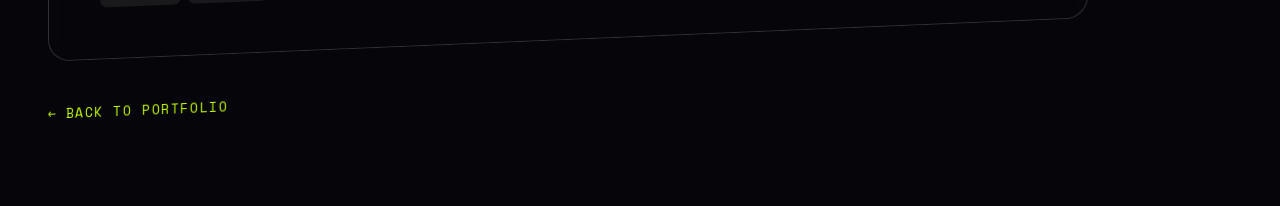
<file: blog.html>
<!DOCTYPE html>
<html lang="en">
<head>
<meta charset="UTF-8" />
<meta name="viewport" content="width=device-width, initial-scale=1.0" />
<meta name="theme-color" content="#06060a" />
<title>MINH LY // blog · course reflection & field notes</title>
<meta name="description" content="To Minh Ly — blog and field notes about CS351 course learning, AI-assisted software development, Computex Taipei, hardware, and on-device AI." />

<link rel="preconnect" href="https://fonts.googleapis.com" />
<link rel="preconnect" href="https://fonts.gstatic.com" crossorigin />
<link href="https://fonts.googleapis.com/css2?family=Unbounded:wght@300;500;700;900&family=Space+Grotesk:wght@400;500;700&family=Space+Mono:wght@400;700&display=swap" rel="stylesheet" />
<link href="https://fonts.googleapis.com/css2?family=Noto+Sans+TC:wght@400;700;900&display=swap" rel="stylesheet" />

<link rel="stylesheet" href="styles.css" />
</head>

<body>

<!-- psychedelic engine -->
<canvas id="gl"></canvas>
<div class="scrim"></div>
<div class="grain"></div>

<!-- custom cursor -->
<div class="cur" id="cur"></div>
<div class="cur-dot" id="curDot"></div>

<!-- top bar -->
<header class="bar">
  <a class="brand" href="index.html" data-hot>MINH<span style="color:var(--hot)">.</span>LY</a>
  <nav id="nav">
    <a href="index.html#summary" data-hot data-i18n="nav.home">Home</a>
    <a href="index.html#projects" data-hot data-i18n="nav.work">Work</a>
    <a href="index.html#education" data-hot data-i18n="nav.education">Education</a>
    <a href="blog.html" data-hot data-i18n="nav.blog">Blog</a>
    <a href="index.html#contact" data-hot data-i18n="nav.contact">Contact</a>
  </nav>
  <div class="bar-tools">
    <button class="lang-btn" id="langBtn" data-hot aria-label="switch language">繁中</button>
    <button class="menu-btn" id="menuBtn" data-i18n="ui.menu" aria-label="menu">Menu</button>
  </div>
</header>

<!-- BLOG -->
<section class="wrap blog-wrap">
  <div class="kicker" data-i18n="blog.kicker">Blog · notes from the field</div>
  <div class="head reveal" style="margin-top:18px">
    <span class="no">[ ✶ ]</span>
    <h2 data-i18n="blog.head">Field<span class="o"> notes</span></h2>
  </div>

  <article class="post post-course reveal">
    <div class="post-meta">
      <span data-i18n="blog.course.meta">CS351 reflection · AI-assisted software development</span>
    </div>
    <h2 class="post-title" data-i18n="blog.course.title">What I learned from this course</h2>

    <div class="post-body">
      <p data-i18n="blog.course.p1">This course changed how I think about building software. Before, I sometimes had a general idea and started coding too quickly. Now I understand that a good project needs a clear problem definition, organized tasks, expected behavior, tests, review, and documentation.</p>

      <div class="course-callout">
        <strong data-i18n="blog.course.callout.h">Main lesson</strong>
        <p data-i18n="blog.course.callout.p">AI can help me move faster, but correctness still depends on human responsibility, careful testing, and clear thinking.</p>
      </div>

      <div class="post-section">
        <h3 data-i18n="blog.course.journey.h">My learning journey</h3>
        <div class="learning-grid">
          <div class="learn-card">
            <span>01</span>
            <h4 data-i18n="blog.course.j1.h">Planning first</h4>
            <p data-i18n="blog.course.j1.p">I learned to define the problem, list features, divide work into smaller tasks, and choose an implementation order before coding.</p>
          </div>
          <div class="learn-card">
            <span>02</span>
            <h4 data-i18n="blog.course.j2.h">Visible workflow</h4>
            <p data-i18n="blog.course.j2.p">Jira, Git, GitHub branches, commits, and pull requests helped turn hidden progress into evidence that can be reviewed.</p>
          </div>
          <div class="learn-card">
            <span>03</span>
            <h4 data-i18n="blog.course.j3.h">Testing mindset</h4>
            <p data-i18n="blog.course.j3.p">SDD, BDD, and TDD taught me to connect requirements, user behavior, test cases, and implementation instead of testing only at the end.</p>
          </div>
          <div class="learn-card">
            <span>04</span>
            <h4 data-i18n="blog.course.j4.h">Responsible AI</h4>
            <p data-i18n="blog.course.j4.p">AI helped with explanations, debugging ideas, structure, and documentation, but I still had to review the logic and verify the output.</p>
          </div>
        </div>
      </div>

      <div class="post-section">
        <h3 data-i18n="blog.course.projects.h">Projects that showed my progress</h3>
        <div class="course-projects">
          <a class="course-project" href="https://github.com/WaterMinh/11402_CS351_Project0" target="_blank" rel="noopener" data-hot>
            <span data-i18n="blog.course.project0.tag">C++ · Testing · CI</span>
            <strong data-i18n="blog.course.project0.h">Project 0 - Two Sum</strong>
            <p data-i18n="blog.course.project0.p">I practiced algorithmic thinking with an O(n) hash-map solution, 20 organized test cases, CMake, and GitHub Actions evidence.</p>
          </a>
          <a class="course-project" href="https://github.com/WaterMinh/11402_CS351_ProjectB" target="_blank" rel="noopener" data-hot>
            <span data-i18n="blog.course.projectb.tag">CSV · Query engine</span>
            <strong data-i18n="blog.course.projectb.h">Project B - CSV Mini Database</strong>
            <p data-i18n="blog.course.projectb.p">I built a small CSV-backed query system that loads data, stores it in memory, and supports SELECT columns with WHERE filtering.</p>
          </a>
          <a class="course-project" href="https://github.com/WaterMinh/11402_CS351" target="_blank" rel="noopener" data-hot>
            <span data-i18n="blog.course.repo.tag">Course hub</span>
            <strong data-i18n="blog.course.repo.h">Course Repository</strong>
            <p data-i18n="blog.course.repo.p">I kept course materials, project links, assignment records, and learning evidence organized in one central repository.</p>
          </a>
        </div>
      </div>

      <div class="post-section">
        <h3 data-i18n="blog.course.improved.h">What I improved</h3>
        <ul class="course-list">
          <li data-i18n="blog.course.i1">I became better at planning before implementation.</li>
          <li data-i18n="blog.course.i2">I learned to use Git and GitHub as a record of progress, not only as file storage.</li>
          <li data-i18n="blog.course.i3">I practiced writing clearer technical documentation and project READMEs.</li>
          <li data-i18n="blog.course.i4">I learned to test normal cases, edge cases, and invalid input instead of trusting one successful run.</li>
          <li data-i18n="blog.course.i5">I learned to use AI as an assistant while keeping the final judgement myself.</li>
        </ul>
      </div>

      <div class="post-section">
        <h3 data-i18n="blog.course.future.h">How this helps my future learning</h3>
        <p data-i18n="blog.course.future.p">In future projects, I will start with clear requirements, use Git from the beginning, create tests earlier, document decisions, and verify AI-generated work before accepting it. This course helped me understand that software development is not only about producing code. It is also about communication, evidence, testing, and responsibility.</p>
      </div>
    </div>

    <div class="post-tags">
      <span data-i18n="blog.course.t1">CS351</span>
      <span data-i18n="blog.course.t2">AI-assisted development</span>
      <span data-i18n="blog.course.t3">GitHub workflow</span>
      <span data-i18n="blog.course.t4">Testing</span>
    </div>
  </article>

  <article class="post reveal">
    <div class="post-meta"><span data-i18n="blog.post1.meta">Computex Taipei · June 2026</span></div>
    <h2 class="post-title" data-i18n="blog.post1.title">Three days at Computex</h2>

    <figure class="post-hero">
      <img src="computex_photo/web/all.jpg" alt="Computex show floor, Source Team Taiwan" loading="eager" decoding="async" />
    </figure>

    <div class="post-body">
      <p data-i18n="blog.post1.p1">This June I spent three days at <b>Computex Taipei</b> in the Nangang
         Exhibition Center. Walking the halls is a completely different way to read the
         industry than scrolling release notes — you feel the sheer scale of it, hall after hall.</p>

      <div class="post-section">
        <h3 data-i18n="blog.s1.h">The show floor</h3>
        <p data-i18n="blog.s1.p">Source Team Taiwan, open-hardware booths, a wall of country flags and crowds
           from open to close. I went as a software engineer, mostly curious how the things
           I deploy actually get built.</p>
      </div>
      <figure class="post-fig tall">
        <img src="computex_photo/web/me.jpg" alt="Me on the show floor" loading="lazy" decoding="async" />
        <figcaption data-i18n="blog.c.me">On the floor — ASRock Rack, Intel and Ampere behind me.</figcaption>
      </figure>

      <div class="post-section">
        <h3 data-i18n="blog.s2.h">NVIDIA &amp; the AI gold rush</h3>
        <p data-i18n="blog.s2.p">The NVIDIA booth glowed acid-green (my kind of palette). Half of it was the
           Inception program — startups like Alsemy and N.LIGHT showing what they'd built
           on top of the stack. AI wasn't a theme this year; it was the whole building.</p>
      </div>
      <div class="post-gallery">
        <figure>
          <img src="computex_photo/web/nvidia.jpg" alt="NVIDIA Inception startup wall" loading="lazy" decoding="async" />
          <figcaption data-i18n="blog.c.nvidia">NVIDIA's Inception startup wall.</figcaption>
        </figure>
        <figure>
          <img src="computex_photo/web/me2.jpg" alt="In front of the green NVIDIA wall" loading="lazy" decoding="async" />
          <figcaption data-i18n="blog.c.me2">Couldn't resist the green wall.</figcaption>
        </figure>
      </div>

      <div class="post-section">
        <h3 data-i18n="blog.s3.h">Inside the machines</h3>
        <p data-i18n="blog.s3.p">My favourite corner: ASRock Rack × NVIDIA showing the <b>RTX PRO Server</b> —
           "the ultimate universal data-center platform for enterprise and industrial AI".
           They left the chassis open, so you could see everything: GPU boards, the heatsink
           farm, the cable runs and the fan walls.</p>
        <p data-i18n="blog.s3.p2">As someone building an offline AI tool that runs models <b>locally</b>, standing
           in front of the hardware that does the heavy version of the same job was the
           highlight of the trip.</p>
      </div>
      <figure class="post-fig tall">
        <img src="computex_photo/web/rtx_pro_server.jpg" alt="ASRock Rack x NVIDIA RTX PRO Server" loading="lazy" decoding="async" />
        <figcaption data-i18n="blog.c.rtx">ASRock Rack × NVIDIA RTX PRO Server.</figcaption>
      </figure>
      <div class="post-gallery">
        <figure>
          <img src="computex_photo/web/rack1.jpg" alt="Open server chassis internals" loading="lazy" decoding="async" />
          <figcaption data-i18n="blog.c.rack1">Open chassis — GPU boards, heatsinks and a lot of cabling.</figcaption>
        </figure>
        <figure>
          <img src="computex_photo/web/rack2.jpg" alt="Accelerator board out of its slot" loading="lazy" decoding="async" />
          <figcaption data-i18n="blog.c.rack2">An accelerator board out of its slot.</figcaption>
        </figure>
      </div>
      <figure class="post-fig tall">
        <img src="computex_photo/web/gygabite.jpg" alt="Gigabyte and AMD booth behind glass" loading="lazy" decoding="async" />
        <figcaption data-i18n="blog.c.gigabyte">Gigabyte &amp; AMD hardware, behind glass.</figcaption>
      </figure>

      <div class="post-section">
        <h3 data-i18n="blog.s4.h">InnoVEX: the startups</h3>
        <p data-i18n="blog.s4.p">Over at the InnoVEX Center Stage I caught a few pitches. Algo Artis — a DeNA
           spin-off — talked about "optimizing social infrastructure" with optimization
           algorithms and "discovery-led digital transformation". A good reminder that the
           flashy hardware only matters because of the software riding on it.</p>
      </div>
      <figure class="post-fig">
        <img src="computex_photo/web/startup1.jpg" alt="Algo Artis on the InnoVEX Center Stage" loading="lazy" decoding="async" />
        <figcaption data-i18n="blog.c.startup1">Algo Artis on the InnoVEX Center Stage.</figcaption>
      </figure>
      <figure class="post-fig tall">
        <img src="computex_photo/web/startup2.jpg" alt="Discovery-Led Digital Transformation pitch" loading="lazy" decoding="async" />
        <figcaption data-i18n="blog.c.startup2">"Discovery-Led Digital Transformation" — the pitch.</figcaption>
      </figure>

      <div class="post-section">
        <h3 data-i18n="blog.s5.h">What I took home</h3>
        <p data-i18n="blog.s5.p">I left with a notebook full of ideas, a phone full of photos and a renewed urge
           to ship. Talking to the engineers at the booths — the small distance between a
           spec sheet and the person who built it — was worth the whole trip.</p>
      </div>
    </div>

    <div class="post-tags">
      <span data-i18n="blog.t1">Computex</span>
      <span data-i18n="blog.t2">Hardware</span>
      <span data-i18n="blog.t3">On-device AI</span>
      <span data-i18n="blog.t4">Taipei</span>
    </div>
  </article>

  <a class="backlink" href="index.html" data-hot><span class="arr">←</span> <span data-i18n="blog.back">Back to portfolio</span></a>
</section>

<script src="app.js"></script>
</body>
</html>
</file>
<file: styles.css>
/* ─────────────────────────────────────────────────────────────
   ACID / ART-LEBEDEV PORTFOLIO  —  styles
   ───────────────────────────────────────────────────────────── */
:root{
  --ink:#06060a;
  --paper:#f3f1e7;
  --acid:#c6ff00;
  --hot:#ff0059;
  --cyan:#00e5ff;
  --violet:#b14cff;
  --amber:#ffb000;
  --line:rgba(243,241,231,.18);
  --maxw:1280px;
}

*{margin:0;padding:0;box-sizing:border-box}
html{scroll-behavior:smooth}
html,body{background:var(--ink);color:var(--paper)}
body{
  font-family:"Space Grotesk","Noto Sans TC",system-ui,sans-serif;
  -webkit-font-smoothing:antialiased;
  overflow-x:hidden;
  cursor:none;
}
@media (pointer:coarse){ body{cursor:auto} }

a{color:inherit;text-decoration:none}
::selection{background:var(--acid);color:var(--ink)}

/* ── full-screen psychedelic shader ───────────────────────── */
#gl{
  position:fixed;inset:0;width:100vw;height:100vh;
  z-index:0;display:block;
}
/* readability scrim that breathes */
.scrim{
  position:fixed;inset:0;z-index:1;pointer-events:none;
  background:
    radial-gradient(120% 90% at 50% -10%, transparent 40%, rgba(6,6,10,.55) 100%),
    linear-gradient(180deg, rgba(6,6,10,.30), rgba(6,6,10,.62));
  mix-blend-mode:multiply;
}
/* film grain */
.grain{
  position:fixed;inset:-50%;z-index:2;pointer-events:none;opacity:.10;
  background-image:url("data:image/svg+xml;utf8,<svg xmlns='http://www.w3.org/2000/svg' width='160' height='160'><filter id='n'><feTurbulence type='fractalNoise' baseFrequency='0.9' numOctaves='2' stitchTiles='stitch'/></filter><rect width='100%25' height='100%25' filter='url(%23n)'/></svg>");
  animation:grain 6s steps(8) infinite;mix-blend-mode:overlay;
}
@keyframes grain{
  0%{transform:translate(0,0)}10%{transform:translate(-4%,-2%)}20%{transform:translate(-8%,4%)}
  30%{transform:translate(4%,-6%)}40%{transform:translate(-2%,8%)}50%{transform:translate(-8%,2%)}
  60%{transform:translate(6%,4%)}70%{transform:translate(-4%,-8%)}80%{transform:translate(2%,6%)}
  90%{transform:translate(-6%,-2%)}100%{transform:translate(0,0)}
}

/* ── custom cursor ────────────────────────────────────────── */
.cur,.cur-dot{position:fixed;z-index:9999;pointer-events:none;top:0;left:0;will-change:transform}
.cur{width:42px;height:42px;margin:-21px 0 0 -21px;border:1.5px solid var(--acid);border-radius:50%;
  mix-blend-mode:difference;transition:width .2s,height .2s,margin .2s,background .2s,border-color .2s}
.cur-dot{width:6px;height:6px;margin:-3px 0 0 -3px;border-radius:50%;background:var(--hot)}
.cur.is-hot{width:74px;height:74px;margin:-37px 0 0 -37px;background:var(--acid);border-color:var(--acid)}
@media (pointer:coarse){ .cur,.cur-dot{display:none} }

/* ── shell ────────────────────────────────────────────────── */
.wrap{position:relative;z-index:5;max-width:var(--maxw);margin:0 auto;padding:0 clamp(16px,4vw,48px)}
section{position:relative;z-index:5}
/* content melts/shears while scrolling fast (--sk driven by the shader loop) */
section,.marq,.foot{transform:skewY(var(--sk,0deg));transform-origin:50% 50%}
@media (prefers-reduced-motion:reduce){section,.marq,.foot{transform:none}}

/* ── top bar ──────────────────────────────────────────────── */
.bar{position:fixed;top:0;left:0;right:0;z-index:50;
  display:flex;align-items:center;justify-content:space-between;
  padding:14px clamp(16px,4vw,48px);
  font-family:"Space Mono","Noto Sans TC",monospace;font-size:12px;letter-spacing:.18em;text-transform:uppercase;
  color:var(--paper);text-shadow:0 1px 14px rgba(0,0,0,.7),0 0 2px rgba(0,0,0,.5)}
.bar::before{content:"";position:absolute;left:0;right:0;top:0;height:190%;pointer-events:none;z-index:-1;
  background:linear-gradient(180deg,rgba(6,6,10,.92) 0%,rgba(6,6,10,.6) 45%,transparent 100%)}
.bar .brand{font-family:"Unbounded","Noto Sans TC";font-weight:900;letter-spacing:0;font-size:18px}
.bar nav{display:flex;gap:22px}
.bar nav a{position:relative;opacity:.95;transition:opacity .2s}
.bar nav a:hover{opacity:1}
.bar nav a::after{content:"";position:absolute;left:0;bottom:-4px;height:2px;width:0;background:var(--acid);transition:width .25s}
.bar nav a:hover::after{width:100%}
.bar-tools{display:flex;align-items:center;gap:12px}
.lang-btn{background:none;border:1px solid currentColor;color:inherit;border-radius:999px;padding:6px 12px;
  font:inherit;text-transform:uppercase;letter-spacing:.14em;cursor:none;
  transition:background .2s,color .2s,border-color .2s;line-height:1}
.lang-btn:hover{background:var(--acid);color:var(--ink);border-color:var(--acid)}
.menu-btn{display:none;background:none;border:1px solid currentColor;color:inherit;padding:6px 12px;font:inherit;text-transform:uppercase;letter-spacing:.18em;cursor:none}
@media (max-width:820px){
  .bar nav{position:fixed;inset:0;flex-direction:column;align-items:center;justify-content:center;gap:28px;
    background:var(--ink);mix-blend-mode:normal;font-size:20px;transform:translateY(-100%);transition:transform .45s cubic-bezier(.7,0,.2,1)}
  .bar nav.open{transform:translateY(0)}
  .menu-btn{display:block}
}

/* ── hero ─────────────────────────────────────────────────── */
.hero{min-height:100vh;display:flex;flex-direction:column;justify-content:center;padding-top:90px;padding-bottom:40px}
.kicker{font-family:"Space Mono","Noto Sans TC",monospace;font-size:clamp(11px,1.4vw,14px);letter-spacing:.35em;text-transform:uppercase;
  color:var(--acid);display:flex;gap:14px;align-items:center;margin-bottom:22px}
.kicker::before{content:"";width:clamp(40px,8vw,120px);height:2px;background:var(--acid);flex:none}
.giant{font-family:"Unbounded","Noto Sans TC";font-weight:900;line-height:.84;letter-spacing:-.03em;
  font-size:clamp(58px,15vw,230px);text-transform:uppercase}
.giant .l2{color:transparent;-webkit-text-stroke:2px var(--paper);text-stroke:2px var(--paper)}
@media(max-width:600px){.giant .l2{-webkit-text-stroke-width:1.2px}}
.giant em{font-style:normal;color:var(--hot)}

/* glitch */
.glitch{position:relative;display:inline-block}
.glitch::before,.glitch::after{content:attr(data-t);position:absolute;left:0;top:0;width:100%;
  clip-path:inset(0 0 0 0);opacity:.9;pointer-events:none}
.glitch::before{color:var(--cyan);transform:translate(-2px,0);animation:gl1 2.6s infinite steps(2)}
.glitch::after{color:var(--hot);transform:translate(2px,0);animation:gl2 3.1s infinite steps(2)}
@keyframes gl1{0%,92%,100%{clip-path:inset(0 0 100% 0)}93%{clip-path:inset(8% 0 78% 0)}96%{clip-path:inset(40% 0 38% 0)}}
@keyframes gl2{0%,90%,100%{clip-path:inset(100% 0 0 0)}91%{clip-path:inset(62% 0 18% 0)}97%{clip-path:inset(22% 0 56% 0)}}

.hero-foot{display:flex;flex-wrap:wrap;gap:24px;align-items:flex-end;justify-content:space-between;margin-top:clamp(28px,5vw,56px)}
.lede{max-width:46ch;font-size:clamp(15px,1.7vw,20px);line-height:1.5;color:rgba(243,241,231,.86)}
.lede b{color:var(--acid);font-weight:700}
.cta-row{display:flex;flex-wrap:wrap;gap:12px}

/* buttons */
.btn{display:inline-flex;align-items:center;gap:10px;font-family:"Space Mono","Noto Sans TC",monospace;text-transform:uppercase;
  letter-spacing:.12em;font-size:13px;padding:14px 22px;border:1.5px solid var(--paper);border-radius:999px;
  cursor:none;transition:transform .15s,background .2s,color .2s,border-color .2s;position:relative;overflow:hidden}
.btn:hover{transform:translateY(-3px) rotate(-1deg)}
.btn.solid{background:var(--acid);color:var(--ink);border-color:var(--acid)}
.btn.solid:hover{background:var(--hot);border-color:var(--hot);color:var(--paper)}
.btn.ghost:hover{background:var(--paper);color:var(--ink)}

/* ── marquee ─────────────────────────────────────────────── */
.marq{position:relative;z-index:5;border-top:1.5px solid var(--line);border-bottom:1.5px solid var(--line);
  overflow:hidden;white-space:nowrap;background:rgba(6,6,10,.35);backdrop-filter:blur(2px)}
.marq .track{display:inline-flex;gap:42px;padding:16px 0;will-change:transform;animation:scroll 26s linear infinite}
.marq.rev .track{animation-direction:reverse}
.marq span{font-family:"Unbounded","Noto Sans TC";font-weight:900;text-transform:uppercase;font-size:clamp(22px,4vw,46px);letter-spacing:-.01em}
.marq .o{color:transparent;-webkit-text-stroke:1.5px var(--paper)}
.marq .star{color:var(--acid)}
@keyframes scroll{to{transform:translateX(-50%)}}

/* ── generic section head ────────────────────────────────── */
.head{display:flex;align-items:baseline;gap:18px;flex-wrap:wrap;margin:clamp(70px,11vw,140px) 0 clamp(26px,4vw,46px)}
.head .no{font-family:"Space Mono","Noto Sans TC",monospace;color:var(--hot);font-size:clamp(13px,1.6vw,16px);letter-spacing:.2em}
.head h2{font-family:"Unbounded","Noto Sans TC";font-weight:900;text-transform:uppercase;letter-spacing:-.02em;
  font-size:clamp(34px,7vw,96px);line-height:.9}
.head .o{color:transparent;-webkit-text-stroke:1.6px var(--paper)}

.reveal{opacity:0;transform:translateY(38px) scale(.985);transition:opacity .8s cubic-bezier(.2,.7,.2,1),transform .8s cubic-bezier(.2,.7,.2,1)}
.reveal.in{opacity:1;transform:none}

/* ── summary blocks ──────────────────────────────────────── */
.prose{font-size:clamp(16px,1.9vw,22px);line-height:1.5;max-width:62ch;color:rgba(243,241,231,.9)}
.prose+.prose{margin-top:18px}
.tri{display:grid;grid-template-columns:repeat(3,1fr);gap:0;margin-top:clamp(30px,5vw,54px);
  border:1.5px solid var(--line);border-radius:18px;overflow:hidden}
.tri .cell{padding:26px;border-right:1.5px solid var(--line);background:rgba(6,6,10,.34)}
.tri .cell:last-child{border-right:0}
.tri h4{font-family:"Unbounded","Noto Sans TC";font-weight:700;font-size:18px;text-transform:uppercase;letter-spacing:-.01em;margin-bottom:10px}
.tri .cell:nth-child(1) h4{color:var(--acid)}
.tri .cell:nth-child(2) h4{color:var(--cyan)}
.tri .cell:nth-child(3) h4{color:var(--violet)}
.tri p{font-size:15px;line-height:1.5;color:rgba(243,241,231,.78)}
@media(max-width:780px){.tri{grid-template-columns:1fr}.tri .cell{border-right:0;border-bottom:1.5px solid var(--line)}.tri .cell:last-child{border-bottom:0}}

/* ── portrait / who is typing ────────────────────────────── */
.summary-grid{display:grid;grid-template-columns:minmax(250px,.82fr) 1.18fr;gap:clamp(26px,4.5vw,60px);align-items:center;margin-top:6px}
@media(max-width:820px){.summary-grid{grid-template-columns:1fr;gap:34px}}
.portrait{position:relative;transform-style:preserve-3d;will-change:transform}
.portrait .frame{position:relative;border-radius:22px;overflow:hidden;border:1.5px solid var(--acid);
  box-shadow:0 30px 80px rgba(0,0,0,.55),0 0 0 1px rgba(177,76,255,.45),0 0 70px rgba(177,76,255,.28);
  transform:rotate(-2.2deg);transition:transform .4s cubic-bezier(.2,.7,.2,1),box-shadow .4s}
.portrait:hover .frame{transform:rotate(0) scale(1.015);box-shadow:0 36px 100px rgba(0,0,0,.6),0 0 0 1px var(--acid),0 0 95px rgba(198,255,0,.32)}
.portrait img{display:block;width:100%;height:auto;aspect-ratio:1090/1456;object-fit:cover}
.portrait .frame::after{content:"";position:absolute;inset:0;pointer-events:none;
  background:radial-gradient(120% 80% at 50% -10%,transparent 55%,rgba(6,6,10,.4));mix-blend-mode:multiply}
.portrait .badge{position:absolute;left:-12px;bottom:18px;z-index:3;font-family:"Unbounded","Noto Sans TC";font-weight:700;
  font-size:13px;letter-spacing:0;text-transform:uppercase;padding:11px 16px;background:var(--acid);color:var(--ink);
  border-radius:999px;transform:rotate(-3deg);box-shadow:0 12px 34px rgba(0,0,0,.45)}
.portrait .tagtop{position:absolute;right:-8px;top:-12px;z-index:3;font-family:"Space Mono","Noto Sans TC",monospace;font-size:11px;
  letter-spacing:.18em;text-transform:uppercase;padding:8px 13px;background:var(--hot);color:var(--paper);
  border-radius:999px;transform:rotate(4deg);box-shadow:0 12px 30px rgba(0,0,0,.4)}
.summary-copy .prose:first-child{margin-top:0}

/* ── skills cloud ────────────────────────────────────────── */
.skills{display:flex;flex-wrap:wrap;gap:10px;align-items:center}
.chip{font-family:"Space Mono","Noto Sans TC",monospace;font-size:14px;text-transform:uppercase;letter-spacing:.06em;
  padding:10px 16px;border:1.5px solid var(--line);border-radius:999px;cursor:none;
  transition:transform .15s,background .2s,color .2s,border-color .2s;background:rgba(6,6,10,.3)}
.chip:hover{transform:translateY(-4px) rotate(-2deg);background:var(--acid);color:var(--ink);border-color:var(--acid)}
.chip:nth-child(3n):hover{background:var(--hot);border-color:var(--hot);color:var(--paper)}
.chip:nth-child(3n+1):hover{background:var(--cyan);border-color:var(--cyan);color:var(--ink)}

/* ── project grid ────────────────────────────────────────── */
.grid{display:grid;grid-template-columns:repeat(2,1fr);gap:18px}
@media(max-width:780px){.grid{grid-template-columns:1fr}}
.card{position:relative;border:1.5px solid var(--line);border-radius:20px;padding:30px;
  background:rgba(6,6,10,.42);backdrop-filter:blur(3px);overflow:hidden;
  transition:transform .25s cubic-bezier(.2,.7,.2,1),border-color .25s,box-shadow .25s;
  transform-style:preserve-3d}
.card::before{content:"";position:absolute;inset:0;background:
  radial-gradient(420px circle at var(--mx,50%) var(--my,0%), rgba(198,255,0,.16), transparent 60%);
  opacity:0;transition:opacity .3s;pointer-events:none}
.card:hover{border-color:var(--acid);box-shadow:0 24px 60px rgba(0,0,0,.5),0 0 0 1px rgba(198,255,0,.4)}
.card:hover::before{opacity:1}
.card .topline{display:flex;justify-content:space-between;align-items:flex-start;gap:14px;margin-bottom:14px}
.card h3{font-family:"Unbounded","Noto Sans TC";font-weight:700;font-size:clamp(19px,2.3vw,26px);line-height:1.04;text-transform:uppercase;letter-spacing:-.01em}
.card .status{flex-shrink:0;font-family:"Space Mono","Noto Sans TC",monospace;font-size:11px;letter-spacing:.14em;text-transform:uppercase;
  padding:6px 11px;border-radius:999px;border:1px solid var(--line)}
.card .status.priv{color:var(--hot);border-color:var(--hot)}
.card .status.pub{color:var(--acid);border-color:var(--acid)}
.card .status.cw{color:var(--cyan);border-color:var(--cyan)}
.card p{font-size:15px;line-height:1.55;color:rgba(243,241,231,.82);margin-bottom:18px}
.card .tags{display:flex;flex-wrap:wrap;gap:7px;margin-bottom:18px}
.card .tags span{font-family:"Space Mono","Noto Sans TC",monospace;font-size:11px;letter-spacing:.05em;padding:5px 10px;
  border-radius:7px;background:rgba(243,241,231,.07);color:rgba(243,241,231,.8)}
.card .go{font-family:"Space Mono","Noto Sans TC",monospace;font-size:13px;letter-spacing:.1em;text-transform:uppercase;
  display:inline-flex;align-items:center;gap:8px;color:var(--acid)}
.card .go .arr{transition:transform .2s}
.card:hover .go .arr{transform:translateX(6px)}
.card .muted{color:rgba(243,241,231,.55);font-style:italic}
.card .idx{position:absolute;right:18px;bottom:8px;font-family:"Unbounded","Noto Sans TC";font-weight:900;font-size:84px;line-height:1;
  color:transparent;-webkit-text-stroke:1.4px rgba(243,241,231,.10);pointer-events:none;user-select:none}
/* flagship / featured project spans the full row */
.card.feature{grid-column:1/-1;border-color:rgba(198,255,0,.45);box-shadow:0 0 0 1px rgba(198,255,0,.25),0 24px 60px rgba(0,0,0,.45)}
.card.feature h3{font-size:clamp(24px,3.6vw,42px)}
.card.feature .status.pub{color:var(--ink);background:var(--acid);border-color:var(--acid)}
.feat-grid{display:grid;grid-template-columns:1.35fr 1fr;gap:clamp(20px,3.2vw,44px);align-items:start;margin-top:4px}
@media(max-width:780px){.feat-grid{grid-template-columns:1fr;gap:18px}}
.feat-list{list-style:none;display:grid;gap:9px;margin:14px 0 0}
.feat-list li{position:relative;padding-left:22px;font-size:14px;line-height:1.45;color:rgba(243,241,231,.85)}
.feat-list li::before{content:"▸";position:absolute;left:0;color:var(--acid)}

/* ── timeline (delivery + education) ──────────────────────── */
.time{border-left:2px solid var(--line);padding-left:0}
.tnode{position:relative;padding:0 0 34px 34px}
.tnode::before{content:"";position:absolute;left:-7px;top:4px;width:12px;height:12px;border-radius:50%;
  background:var(--ink);border:2px solid var(--acid)}
.tnode:nth-child(2)::before{border-color:var(--cyan)}
.tnode:nth-child(3)::before{border-color:var(--violet)}
.tnode:nth-child(4)::before{border-color:var(--hot)}
.tnode:nth-child(5)::before{border-color:var(--amber)}
.tnode:nth-child(6)::before{border-color:var(--violet)}
.tnode:last-child{padding-bottom:0}
.tnode h4{font-family:"Unbounded","Noto Sans TC";font-weight:700;font-size:clamp(17px,2.1vw,23px);text-transform:uppercase;letter-spacing:-.01em;margin-bottom:8px}
.tnode .meta{font-family:"Space Mono","Noto Sans TC",monospace;font-size:12px;letter-spacing:.12em;text-transform:uppercase;color:var(--acid);margin-bottom:6px}
.tnode p{font-size:15px;line-height:1.55;color:rgba(243,241,231,.8);max-width:64ch}

/* ── spoken languages ────────────────────────────────────── */
.langs{margin-top:clamp(40px,6vw,72px)}
.langs .sublabel{font-family:"Space Mono","Noto Sans TC",monospace;font-size:13px;letter-spacing:.22em;
  text-transform:uppercase;color:var(--hot);margin-bottom:22px}
.langbars{display:grid;grid-template-columns:repeat(3,1fr);gap:clamp(18px,3vw,42px)}
@media(max-width:780px){.langbars{grid-template-columns:1fr;gap:22px}}
.langbar .lt{display:flex;justify-content:space-between;align-items:baseline;gap:10px;margin-bottom:11px}
.langbar .ln{font-family:"Unbounded","Noto Sans TC";font-weight:700;font-size:clamp(16px,2vw,22px);text-transform:uppercase;letter-spacing:-.01em}
.langbar .lv{font-family:"Space Mono","Noto Sans TC",monospace;font-size:11px;letter-spacing:.14em;text-transform:uppercase;color:var(--acid);white-space:nowrap}
.langbar .lmeter{height:6px;border-radius:999px;background:rgba(243,241,231,.14);overflow:hidden}
.langbar .lmeter i{display:block;height:100%;width:0;border-radius:999px;
  background:linear-gradient(90deg,var(--acid),var(--hot));transition:width 1.1s cubic-bezier(.2,.7,.2,1) .15s}
.langs.in .langbar .lmeter i{width:var(--p,80%)}

/* ── contact ─────────────────────────────────────────────── */
.contact{display:grid;grid-template-columns:repeat(3,1fr);gap:0;border:1.5px solid var(--line);border-radius:18px;overflow:hidden}
@media(max-width:780px){.contact{grid-template-columns:1fr}}
.contact a{padding:34px 28px;border-right:1.5px solid var(--line);background:rgba(6,6,10,.34);
  display:flex;flex-direction:column;gap:8px;transition:background .25s,color .25s;cursor:none}
.contact a:last-child{border-right:0}
@media(max-width:780px){.contact a{border-right:0;border-bottom:1.5px solid var(--line)}.contact a:last-child{border-bottom:0}}
.contact .k{font-family:"Space Mono","Noto Sans TC",monospace;font-size:12px;letter-spacing:.2em;text-transform:uppercase;color:rgba(243,241,231,.55)}
.contact .v{font-family:"Unbounded","Noto Sans TC";font-weight:700;font-size:clamp(16px,2vw,22px);word-break:break-word}
.contact a:hover{background:var(--acid);color:var(--ink)}
.contact a:nth-child(2):hover{background:var(--cyan)}
.contact a:nth-child(3):hover{background:var(--hot);color:var(--paper)}
.contact a:hover .k{color:inherit;opacity:.7}

/* ── footer ──────────────────────────────────────────────── */
.foot{padding:clamp(60px,9vw,120px) 0 50px;text-align:center}
.foot .big{font-family:"Unbounded","Noto Sans TC";font-weight:900;text-transform:uppercase;letter-spacing:-.02em;
  font-size:clamp(40px,12vw,160px);line-height:.86;color:transparent;-webkit-text-stroke:1.6px var(--paper)}
.foot .meta{margin-top:26px;font-family:"Space Mono","Noto Sans TC",monospace;font-size:12px;letter-spacing:.14em;text-transform:uppercase;color:rgba(243,241,231,.6)}
.foot .meta a{color:var(--acid)}
.foot .mushroom{display:block;margin:0 auto clamp(22px,4vw,42px);width:clamp(150px,22vw,230px);height:auto;
  aspect-ratio:1/1;object-fit:cover;border-radius:50%;
  box-shadow:0 0 0 1.5px rgba(177,76,255,.5),0 0 70px rgba(177,76,255,.4),0 24px 60px rgba(0,0,0,.5);cursor:none}

.scroll-hint{position:absolute;bottom:26px;left:50%;transform:translateX(-50%);
  font-family:"Space Mono","Noto Sans TC",monospace;font-size:11px;letter-spacing:.3em;text-transform:uppercase;color:rgba(243,241,231,.6);
  display:flex;flex-direction:column;align-items:center;gap:8px}
.scroll-hint .ln{width:1px;height:34px;background:linear-gradient(var(--acid),transparent);animation:drop 1.8s infinite}
@keyframes drop{0%{transform:scaleY(0);transform-origin:top}50%{transform:scaleY(1);transform-origin:top}51%{transform-origin:bottom}100%{transform:scaleY(0);transform-origin:bottom}}

/* ── blog page ───────────────────────────────────────────── */
.blog-wrap{padding-top:clamp(120px,16vh,180px);padding-bottom:80px}
.post{max-width:1040px;border:1.5px solid var(--line);border-radius:22px;padding:clamp(26px,4vw,56px);
  background:rgba(6,6,10,.5);backdrop-filter:blur(4px);position:relative;overflow:hidden}
.post + .post{margin-top:26px}
.post-meta{font-family:"Space Mono","Noto Sans TC",monospace;font-size:12px;letter-spacing:.16em;text-transform:uppercase;
  color:var(--acid);margin-bottom:16px;display:flex;flex-wrap:wrap;gap:10px;align-items:center}
.post-meta .dot{color:var(--hot)}
.post-title{font-family:"Unbounded","Noto Sans TC";font-weight:900;text-transform:uppercase;letter-spacing:-.02em;
  font-size:clamp(28px,5vw,56px);line-height:.96;margin-bottom:24px}
.post-body p{font-size:clamp(16px,1.8vw,20px);line-height:1.62;color:rgba(243,241,231,.88);max-width:66ch}
.post-body p + p{margin-top:18px}
.post-body b{color:var(--acid);font-weight:700}
.post-tags{display:flex;flex-wrap:wrap;gap:7px;margin-top:24px}
.post-tags span{font-family:"Space Mono","Noto Sans TC",monospace;font-size:11px;letter-spacing:.05em;
  padding:5px 10px;border-radius:7px;background:rgba(243,241,231,.08);color:rgba(243,241,231,.8)}
.backlink{display:inline-flex;align-items:center;gap:8px;margin-top:42px;font-family:"Space Mono","Noto Sans TC",monospace;
  font-size:13px;letter-spacing:.12em;text-transform:uppercase;color:var(--acid);cursor:none}
.backlink .arr{transition:transform .2s}
.backlink:hover .arr{transform:translateX(-6px)}
/* blog post media */
.post-hero{margin:0 0 6px;border-radius:18px;overflow:hidden;border:1.5px solid var(--line)}
.post-hero img{display:block;width:100%;height:clamp(240px,46vh,520px);object-fit:cover;object-position:50% 66%}
.post-section{margin-top:40px}
.post-section h3{font-family:"Unbounded","Noto Sans TC";font-weight:700;text-transform:uppercase;letter-spacing:-.01em;
  font-size:clamp(20px,3vw,30px);margin-bottom:14px;color:var(--paper)}
.post-fig{margin:24px 0 6px}
.post-fig img{display:block;width:100%;height:auto;border-radius:16px;border:1.5px solid var(--line)}
.post-fig.tall{max-width:560px;margin-left:auto;margin-right:auto}
figure{margin:0}
figcaption{font-family:"Space Mono","Noto Sans TC",monospace;font-size:12px;line-height:1.4;letter-spacing:.02em;
  color:rgba(243,241,231,.62);margin-top:10px}
.post-gallery{display:grid;grid-template-columns:1fr 1fr;gap:12px;margin:24px 0 6px}
.post-gallery img{display:block;width:100%;aspect-ratio:3/4;object-fit:cover;border-radius:14px;border:1.5px solid var(--line)}
@media(max-width:680px){.post-gallery{grid-template-columns:1fr}.post-gallery img{aspect-ratio:auto}}

/* course reflection post */
.post-course{border-color:rgba(198,255,0,.35);box-shadow:0 0 0 1px rgba(198,255,0,.12),0 26px 80px rgba(0,0,0,.32)}
.course-callout{margin:26px 0 0;padding:22px;border:1.5px solid rgba(198,255,0,.45);border-radius:18px;
  background:linear-gradient(135deg,rgba(198,255,0,.18),rgba(6,6,10,.26))}
.course-callout strong{display:block;font-family:"Space Mono","Noto Sans TC",monospace;font-size:12px;letter-spacing:.18em;
  text-transform:uppercase;color:var(--acid);margin-bottom:8px}
.course-callout p{max-width:72ch}
.learning-grid,.course-projects{display:grid;grid-template-columns:repeat(2,minmax(0,1fr));gap:14px}
.learn-card,.course-project{border:1.5px solid var(--line);border-radius:16px;padding:20px;background:rgba(6,6,10,.34)}
.learn-card span,.course-project span{display:inline-flex;margin-bottom:13px;font-family:"Space Mono","Noto Sans TC",monospace;
  font-size:11px;letter-spacing:.14em;text-transform:uppercase;color:var(--acid)}
.learn-card h4{font-family:"Unbounded","Noto Sans TC";font-weight:700;text-transform:uppercase;font-size:18px;line-height:1.1;margin-bottom:9px}
.learn-card p,.course-project p{font-size:15px;line-height:1.55;color:rgba(243,241,231,.78)}
.course-project{display:block;transition:transform .2s,border-color .2s,background .2s}
.course-project:hover{transform:translateY(-4px);border-color:var(--acid);background:rgba(198,255,0,.08)}
.course-project strong{display:block;font-family:"Unbounded","Noto Sans TC";font-weight:700;text-transform:uppercase;
  font-size:20px;line-height:1.1;margin-bottom:10px;color:var(--paper)}
.course-list{display:grid;gap:12px;margin:0;padding-left:22px;max-width:76ch}
.course-list li{font-size:clamp(16px,1.8vw,20px);line-height:1.55;color:rgba(243,241,231,.88)}
.course-list li::marker{color:var(--hot)}
@media(max-width:760px){.learning-grid,.course-projects{grid-template-columns:1fr}}
</file>
